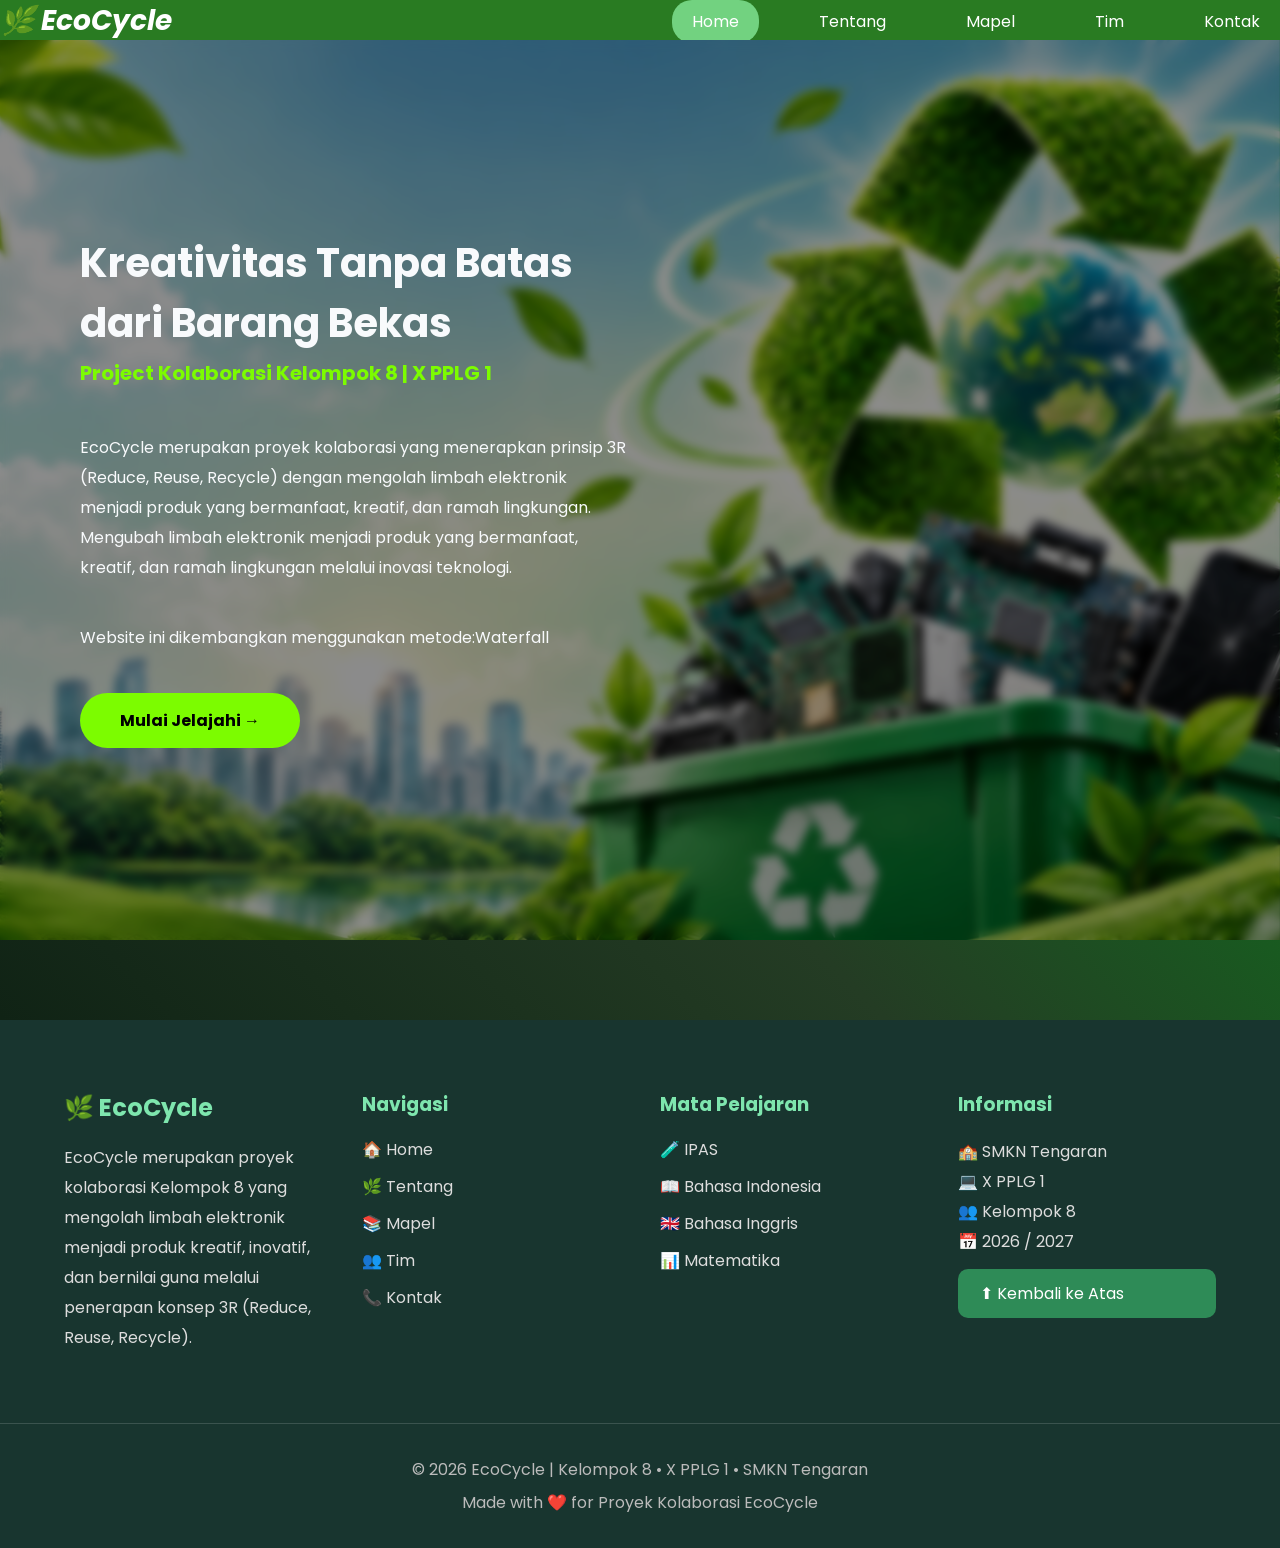
<file: index.html>
<!DOCTYPE html>
<html lang="id">
<head>
    <meta charset="UTF-8">
    <meta name="viewport" content="width=device-width, initial-scale=1.0">
    <title>EcoCycle</title>

    <link rel="stylesheet" href="style.css">

    <link href="https://fonts.googleapis.com/css2?family=Poppins:wght@300;400;600;700&display=swap" rel="stylesheet">
</head>
<body>

<header>
    <nav>
        <div class="logo">
            🌿 EcoCycle
        </div>

        <ul>
            <li><a href="index.html" class="active">Home</a></li>
            <li><a href="tentang.html">Tentang</a></li>
            <li><a href="mapel.html">Mapel</a></li>
            <li><a href="tim.html">Tim</a></li>
            <li><a href="kontak.html">Kontak</a></li>
        </ul>
    </nav>
</header>

<section class="hero">

    <div class="hero-text">

        <h1>
            Kreativitas Tanpa Batas <br>dari Barang Bekas
        </h1>

        <h3 class="Kelompok">Project Kolaborasi Kelompok 8 | X PPLG 1</h3>
        <br>

        <p>
            EcoCycle merupakan proyek kolaborasi yang menerapkan prinsip 3R (Reduce, Reuse, Recycle) dengan mengolah limbah elektronik menjadi produk yang bermanfaat, kreatif, dan ramah lingkungan.
        <br>    
            Mengubah limbah elektronik menjadi produk yang bermanfaat,
            kreatif, dan ramah lingkungan melalui inovasi teknologi.
        </p>

        <p>
            Website ini dikembangkan menggunakan metode:Waterfall
        </p>

        <a href="tentang.html" class="btn">
            Mulai Jelajahi →
        </a>

    </div>

</section>
<footer class="footer">

    <div class="footer-container">

        <div class="footer-box">
            <h2>🌿 EcoCycle</h2>
            <p>
                EcoCycle merupakan proyek kolaborasi Kelompok 8
                yang mengolah limbah elektronik menjadi produk
                kreatif, inovatif, dan bernilai guna melalui
                penerapan konsep 3R (Reduce, Reuse, Recycle).
            </p>
        </div>

        <div class="footer-box">
            <h3>Navigasi</h3>

            <a href="index.html">🏠 Home</a>
            <a href="tentang.html">🌿 Tentang</a>
            <a href="mapel.html">📚 Mapel</a>
            <a href="tim.html">👥 Tim</a>
            <a href="kontak.html">📞 Kontak</a>
        </div>

        <div class="footer-box">
            <h3>Mata Pelajaran</h3>

            <a href="ipas.html">🧪 IPAS</a>
            <a href="..//Project_Kolaborasi/Bahasa Indonesia/b.indonesia.html">📖 Bahasa Indonesia</a>
            <a href="..//Project_Kolaborasi/Bahasa Inggris/b.inggris.html">🇬🇧 Bahasa Inggris</a>
            <a href="..//Project_Kolaborasi/Matematika/mtk.html">📊 Matematika</a>
        </div>

        <div class="footer-box">
            <h3>Informasi</h3>

            <p>🏫 SMKN Tengaran</p>
            <p>💻 X PPLG 1</p>
            <p>👥 Kelompok 8</p>
            <p>📅 2026 / 2027</p>

            <a href="#top" class="top-btn">⬆ Kembali ke Atas</a>

        </div>

    </div>

    <div class="footer-bottom">

        <p>
            © 2026 EcoCycle | Kelompok 8 • X PPLG 1 • SMKN Tengaran
        </p>

        <p>
            Made with ❤️ for Proyek Kolaborasi EcoCycle
        </p>

    </div>

</footer>
</body>
</html>
</file>
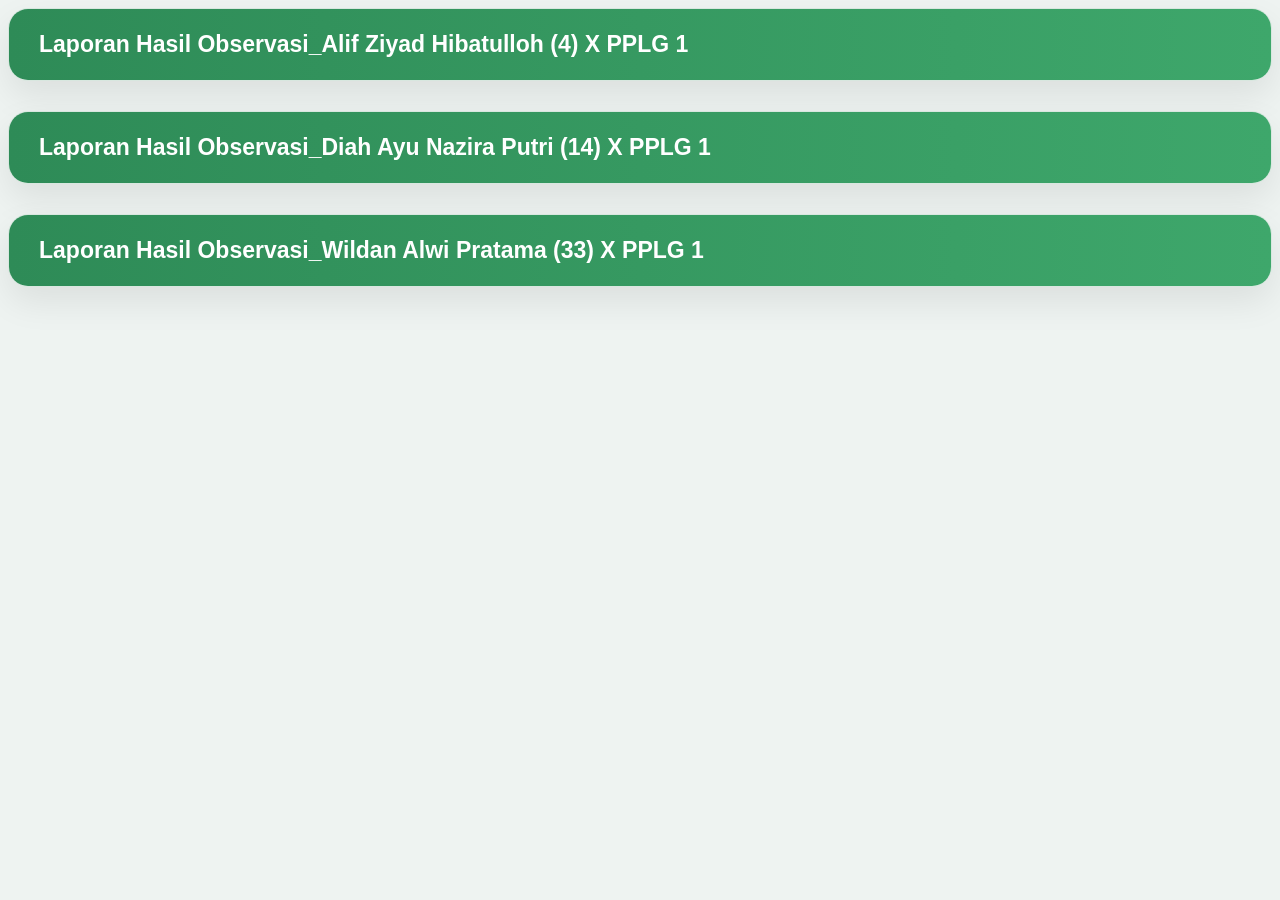
<file: b.indonesia.html>
<!DOCTYPE html>
<html lang="en">
<head>
    <meta charset="UTF-8">
    <meta name="viewport" content="width=device-width, initial-scale=1.0">
    <title>Document</title>
    <link rel="stylesheet" href="b.indonesia.css">
</head>
<body>
    <details>
        <summary>Laporan Hasil Observasi_Alif Ziyad Hibatulloh (4) X PPLG 1</summary>
        
<h2>Speaker Bluetooth dari Komponen Elektronik Bekas</h2>
<p>Speaker Bluetooth dari komponen elektronik bekas merupakan produk hasil daur ulang limbah elektronik (e-waste) yang memanfaatkan berbagai komponen bekas, seperti motherboard, PCB (Printed Circuit Board), speaker bekas, kabel, serta modul Bluetooth yang masih layak digunakan. Produk ini dibuat sebagai upaya mengurangi penumpukan limbah elektronik sekaligus menghasilkan barang yang memiliki nilai guna dan nilai ekonomi.
Proyek ini merupakan bagian dari kegiatan kolaborasi mata pelajaran IPAS yang mengangkat tema pengolahan limbah elektronik dengan prinsip Reduce, Reuse, dan Recycle (3R). Melalui proyek ini, peserta didik diharapkan mampu mengembangkan kreativitas, kepedulian terhadap lingkungan, serta keterampilan dalam memanfaatkan barang bekas menjadi produk yang bermanfaat.
</p>

<p>Speaker Bluetooth ini berbentuk kubus dengan bagian luar menggunakan potongan PCB atau motherboard bekas sebagai pelapis sehingga memiliki tampilan yang unik dan bernuansa teknologi. Pada bagian depan terdapat speaker sebagai keluaran suara. Di bagian dalam terdapat modul Bluetooth, amplifier mini, baterai isi ulang, sakelar, serta rangkaian kabel yang menghubungkan seluruh komponen.
Cara kerja speaker ini cukup sederhana. Ketika dinyalakan, modul Bluetooth akan menerima sinyal audio dari telepon genggam atau perangkat lain. Selanjutnya sinyal diproses oleh amplifier untuk memperkuat suara, kemudian diteruskan ke speaker sehingga menghasilkan suara yang jernih.
Dalam proses pembuatannya digunakan beberapa alat, seperti solder, timah solder, lem tembak, obeng, tang potong, dan gunting. Bahan yang digunakan meliputi speaker bekas, PCB atau motherboard bekas, modul Bluetooth, amplifier mini, baterai, kabel, sakelar, dan kotak rangka sebagai tempat pemasangan seluruh komponen.
Produk ini memiliki desain yang menarik karena memanfaatkan limbah elektronik sebagai bagian utama tampilan luar. Selain berfungsi sebagai alat pemutar musik, speaker ini juga menunjukkan bahwa limbah elektronik masih dapat dimanfaatkan menjadi produk yang bernilai.
</p>

<p>Speaker Bluetooth dari komponen elektronik bekas memiliki berbagai manfaat. Dari segi lingkungan, produk ini membantu mengurangi jumlah limbah elektronik yang sulit terurai. Dari segi pendidikan, proyek ini melatih kreativitas, kemampuan berpikir kritis, kerja sama, serta keterampilan merancang dan merakit produk berbasis teknologi.
Selain itu, produk ini memiliki nilai ekonomi karena dapat dijual kembali sebagai barang hasil daur ulang. Dengan demikian, limbah elektronik tidak hanya menjadi sampah, tetapi juga dapat diubah menjadi produk yang berguna dan memiliki nilai jual.
</p>

<p>
Berdasarkan hasil observasi, Speaker Bluetooth dari komponen elektronik bekas merupakan salah satu contoh pemanfaatan limbah elektronik yang kreatif, inovatif, dan ramah lingkungan. Produk ini membuktikan bahwa barang bekas masih dapat diolah menjadi alat yang fungsional, menarik, serta bernilai ekonomi. Melalui proyek kolaborasi IPAS ini, diharapkan peserta didik semakin peduli terhadap lingkungan dan mampu menerapkan prinsip 3R dalam kehidupan sehari-hari.
</p>

        </details>
        <details>
        <summary>Laporan Hasil Observasi_Diah Ayu Nazira Putri (14) X PPLG 1</summary>
        
<h2>Speaker Bluetooth dari Komponen Elektronik Bekas</h2>
<p>Speaker Bluetooth sederhana merupakan salah satu perangkat elektronik yang berfungsi untuk menghasilkan suara dari perangkat lain, seperti telepon genggam, laptop, dan tablet melalui sambungan Bluetooth. Alat ini dapat digunakan tanpa harus menghubungkan perangkat menggunakan kabel audio. Speaker Bluetooth yang dibuat dalam proyek IPAS ini memanfaatkan komponen elektronik bekas yang masih layak digunakan, seperti speaker kecil, kabel, baterai, dan komponen pendukung lainnya.
Pembuatan speaker Bluetooth dari komponen elektronik bekas merupakan salah satu bentuk kegiatan daur ulang yang bertujuan untuk mengurangi limbah elektronik. Komponen yang sebelumnya sudah tidak digunakan dapat dimanfaatkan kembali menjadi produk baru yang memiliki fungsi dan nilai guna. Selain membantu menjaga lingkungan, kegiatan ini juga memberikan kesempatan untuk mempelajari teknologi sederhana serta mengembangkan kreativitas dalam bidang elektronik.</p>

<p>Speaker Bluetooth sederhana terdiri dari beberapa komponen elektronik yang memiliki fungsi berbeda, tetapi saling berhubungan. Komponen yang digunakan antara lain speaker, modul Bluetooth, amplifier, baterai, kabel penghubung, sakelar, dan casing.
Speaker berfungsi mengubah sinyal listrik menjadi suara. Modul Bluetooth digunakan untuk menerima sinyal audio dari HP atau laptop, sedangkan amplifier berfungsi memperkuat suara. Baterai menjadi sumber energi listrik, kabel penghubung menyambungkan setiap komponen, dan sakelar digunakan untuk menghidupkan serta mematikan alat. Sementara itu, casing berfungsi melindungi komponen agar lebih aman dan rapi.
Cara kerja speaker dimulai ketika alat dinyalakan menggunakan sumber energi listrik. Modul Bluetooth kemudian menerima sinyal audio dari HP yang telah terhubung. Sinyal tersebut diteruskan ke amplifier untuk diperkuat, kemudian dikirimkan ke speaker sehingga menghasilkan suara.</p>

<p>Speaker Bluetooth dari komponen elektronik bekas memiliki berbagai manfaat dalam kehidupan sehari-hari. Alat ini dapat digunakan untuk mendengarkan musik, memutar audio pembelajaran, menonton video, dan mendengarkan berbagai informasi. Teknologi Bluetooth juga membuat speaker lebih praktis karena dapat terhubung dengan HP tanpa kabel audio.
Selain itu, pembuatan produk ini dapat membantu mengurangi limbah elektronik dengan memanfaatkan kembali komponen yang masih berfungsi. Kegiatan ini juga menambah pengetahuan tentang teknologi dan rangkaian elektronik serta melatih kreativitas, ketelitian, dan keterampilan dalam membuat produk. Penggunaan komponen bekas juga dapat menghemat biaya pembuatan.</p>

<p>Berdasarkan hasil observasi, speaker Bluetooth sederhana dari komponen elektronik bekas merupakan salah satu contoh pemanfaatan limbah menjadi produk yang bermanfaat. Produk ini dibuat dengan menggabungkan beberapa komponen elektronik yang memiliki fungsi masing-masing sehingga dapat bekerja sebagai sebuah perangkat penghasil suara. Selain dapat digunakan untuk mendengarkan berbagai audio, speaker ini juga memberikan manfaat dalam bidang pendidikan, lingkungan, dan ekonomi.
Melalui kegiatan pembuatan speaker Bluetooth ini, dapat diketahui bahwa barang bekas tidak selalu menjadi sampah yang harus dibuang. Dengan kreativitas, pengetahuan, dan keterampilan, komponen elektronik yang sudah tidak digunakan masih dapat dimanfaatkan menjadi barang baru. Oleh karena itu, kegiatan daur ulang perlu diterapkan dalam kehidupan sehari-hari sebagai salah satu upaya mengurangi limbah elektronik, menghemat sumber daya, dan menjaga kelestarian lingkungan.</p>

        
    </details>
    <details>
        <summary>Laporan Hasil Observasi_Wildan Alwi Pratama (33) X PPLG 1</summary>
        
<h2>Speaker Bluetooth dari Komponen Elektronik Bekas</h2>

<p>Speaker Bluetooth dari komponen elektronik bekas merupakan inovasi kreatif yang mengubah limbah elektronik menjadi produk teknologi yang bermanfaat. Produk ini memanfaatkan berbagai komponen bekas yang masih layak digunakan, seperti motherboard, PCB (Printed Circuit Board), speaker, kabel, dan modul Bluetooth.
Pembuatan produk ini bertujuan untuk mengurangi penumpukan limbah elektronik sekaligus meningkatkan nilai guna barang bekas. Kegiatan ini juga menerapkan prinsip 3R (Reduce, Reuse, Recycle) sebagai bentuk kepedulian terhadap lingkungan melalui kreativitas dan pemanfaatan teknologi.</p>

<p>Speaker Bluetooth ini memiliki bentuk kubus dengan tampilan unik karena bagian luarnya dihiasi potongan PCB atau motherboard bekas yang memberikan kesan modern dan bernuansa teknologi. Pada bagian depan terdapat speaker sebagai penghasil suara, sedangkan bagian dalam dilengkapi modul Bluetooth, amplifier mini, baterai, sakelar, dan kabel penghubung.
Cara kerjanya dimulai ketika perangkat dinyalakan dan dihubungkan dengan telepon genggam melalui Bluetooth. Sinyal audio yang diterima kemudian diperkuat oleh amplifier dan diteruskan ke speaker untuk menghasilkan suara.
Dalam pembuatannya diperlukan alat berupa solder, timah, lem tembak, obeng, tang potong, dan gunting. Bahan yang digunakan meliputi speaker bekas, PCB, motherboard, modul Bluetooth, amplifier, baterai, kabel, sakelar, serta kotak rangka.
Keistimewaan produk ini terletak pada perpaduan fungsi teknologi dengan desain kreatif berbahan limbah elektronik sehingga menghasilkan perangkat yang menarik sekaligus fungsional.</p>

<p>Speaker Bluetooth ini memberikan manfaat dalam bidang lingkungan, pendidikan, dan ekonomi. Dari segi lingkungan, produk ini membantu mengurangi limbah elektronik dengan memanfaatkan kembali komponen yang masih dapat digunakan.
Dari segi pendidikan, proses pembuatannya melatih kreativitas, kerja sama, ketelitian, serta keterampilan dalam merancang dan merakit perangkat elektronik. Sementara itu, dari segi ekonomi, produk ini memiliki peluang untuk dipasarkan sebagai barang daur ulang yang unik dan bernilai jual.</p>

<p>Berdasarkan hasil observasi, speaker Bluetooth dari komponen elektronik bekas merupakan contoh inovasi yang menggabungkan kreativitas, teknologi, dan kepedulian terhadap lingkungan. Produk ini membuktikan bahwa barang bekas tidak selalu menjadi sampah, tetapi dapat diolah menjadi sesuatu yang berguna dan bernilai ekonomi.
Melalui proyek ini, peserta didik diharapkan mampu mengembangkan kreativitas serta menerapkan prinsip 3R dalam kehidupan sehari-hari. Dengan kreativitas tanpa batas, limbah elektronik dapat disulap menjadi karya yang bermanfaat dan bernilai.</p>

        
    </details>
</body>
</html>
</file>
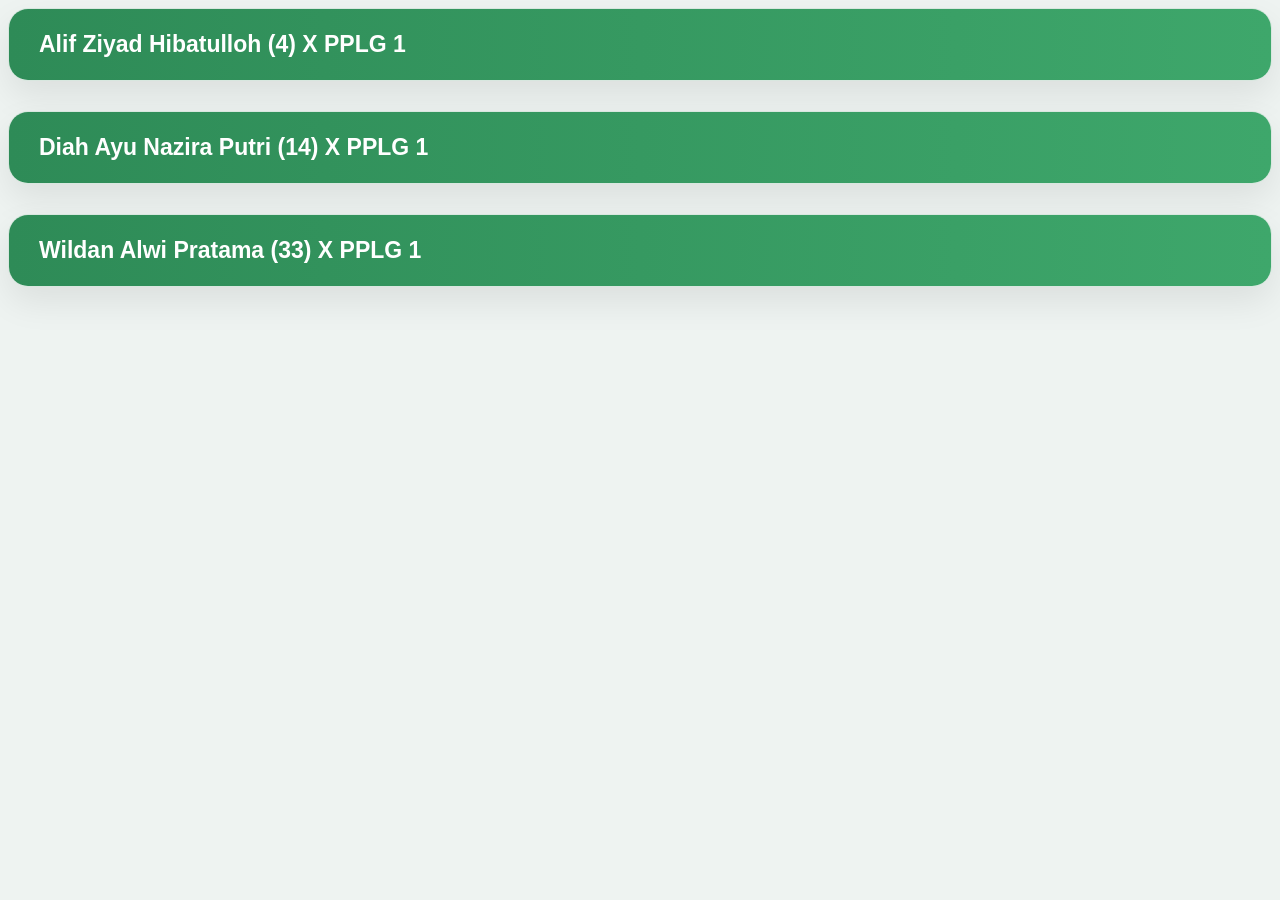
<file: b.inggris.html>
<!DOCTYPE html>
<html lang="en">
<head>
    <meta charset="UTF-8">
    <meta name="viewport" content="width=device-width, initial-scale=1.0">
    <title>Document</title>
    <link rel="stylesheet" href="b.inggris.css">
</head>
<body>
    <details>
        <summary>Alif Ziyad Hibatulloh (4) X PPLG 1</summary>
        <h2>How Recycled Electronic Components Are Transformed into a Mini Bluetooth Speaker</h2>
<p>
Electronic waste is one of the environmental problems caused by the rapid development of technology. Many damaged electronic devices, such as computer motherboards, old cables, and plastic casings, are often thrown away. However, some of these components can still be reused. One creative way to reduce electronic waste is by transforming recycled electronic components into a mini Bluetooth speaker. This transformation shows that electronic waste can become a useful and valuable product.
</p>
<p>
The transformation begins when usable electronic components are collected from unused electronic devices. The components are cleaned and sorted based on their functions. A Bluetooth speaker module, speaker driver, battery, switch, and charging module are then assembled with recycled materials such as an old casing or decorative electronic parts. During this process, the components are connected carefully until they function as a complete speaker.
</p>
<p>
After all the components are assembled, the speaker is tested to ensure it works properly. The recycled electronic parts are arranged neatly to create an attractive appearance. Once the assembly is complete, the product becomes a mini Bluetooth speaker that can play music wirelessly through Bluetooth connection. The combination of reused materials and electronic components creates a functional and unique product.
</p>
<p>
As a result, recycled electronic components are transformed into a mini Bluetooth speaker that has both functional and economic value. The product can be used for listening to music while reducing the amount of electronic waste. This project also encourages people to recycle unused electronic materials into useful products. Therefore, reusing electronic waste is one way to support a cleaner and more sustainable environment
</p>
    </details>
    <details>
        <summary>Diah Ayu Nazira Putri (14) X PPLG 1</summary>
        <p>
        <h2>How Used Electronic Components Are Transformed into a Bluetooth Speaker</h2>
<p>
Electronic waste is one of the environmental problems caused by the development of technology. Many electronic components are no longer used and are thrown away. However, some of these components can still be reused to create useful products. One example is transforming used electronic components into a simple Bluetooth speaker. This product is a creative way to reduce electronic waste.
</p>

<p>
The process begins by collecting unused electronic components, such as speakers, wires, and other supporting parts. The components are then checked and cleaned before being used. After that, the necessary components are connected carefully according to their functions. A Bluetooth module is also used to receive audio signals from a smartphone.
</p>

<p>
After all the components are prepared, they are arranged and installed inside a speaker case. The speaker, Bluetooth module, and other supporting components are connected to form one complete system. The connections are checked to make sure the components work properly. Once the assembly is finished, the speaker is ready to be tested.
</p>
<p>
As a result, unused electronic components can be transformed into a simple Bluetooth speaker. This product can produce sound and play music from a smartphone through a Bluetooth connection. Besides being useful, this project also reduces electronic waste and encourages creativity in reusing old materials. Therefore, making a Bluetooth speaker from used electronic components is one way to support environmental sustainability.
</p>
    </details>
    <details>
        <summary>Wildan Alwi Pratama (33) X PPLG 1</summary>
        <p>
        <h2>How Used Electronic Components Are Transformed into a Bluetooth Speaker</h2>
<p>
Electronic waste is one of the environmental problems caused by the rapid development of technology. Used electronic components, such as speakers, circuit boards, cables, and Bluetooth modules, are often discarded when they are no longer needed. However, some of these components can still be reused. One creative way to manage this waste is by transforming used electronic components into a Bluetooth speaker. This transformation shows how electronic waste can become a useful product.
<p>

<p>
The transformation begins by collecting used electronic components that are still suitable for reuse. The components are checked and separated according to their functions. The speaker, Bluetooth module, cables, and other supporting components are then prepared for assembly. After that, the components are connected to form a Bluetooth speaker system.
</p>

<p>
The prepared components are arranged and installed inside a speaker casing. The speaker and Bluetooth module are connected to their supporting components to create a functioning audio system. The casing is designed to protect the components and make the product look neat and attractive. After the assembly process is completed, the speaker is tested to ensure that Bluetooth connectivity and sound output work properly.
</p>

<p>
As a result, used electronic components are transformed into a Bluetooth speaker that has both functional and economic value. The product can be used to play music wirelessly through a smartphone or other Bluetooth devices. This transformation helps reduce electronic waste and encourages creativity in reusing unused materials. Therefore, recycling electronic components into useful products is one way to support a more sustainable environment.
</p>
    </details>
</body>
</html>
</file>
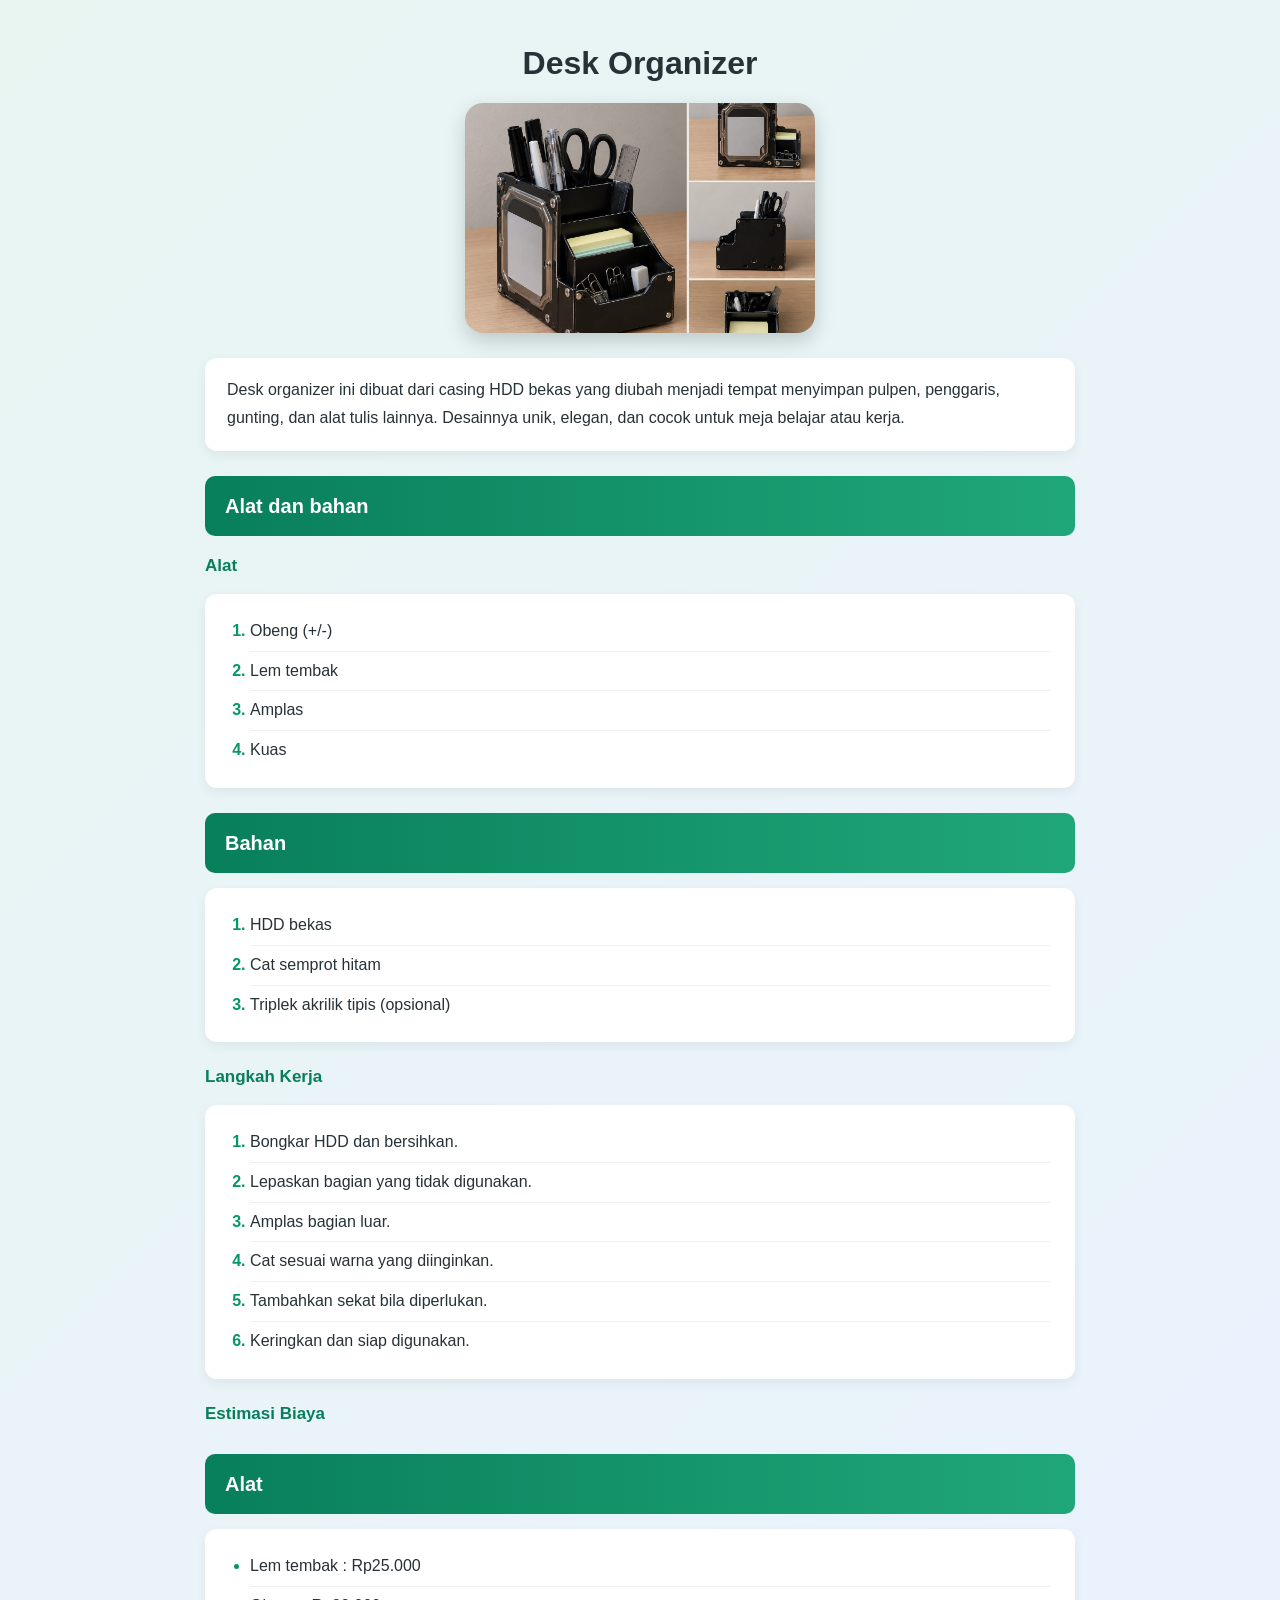
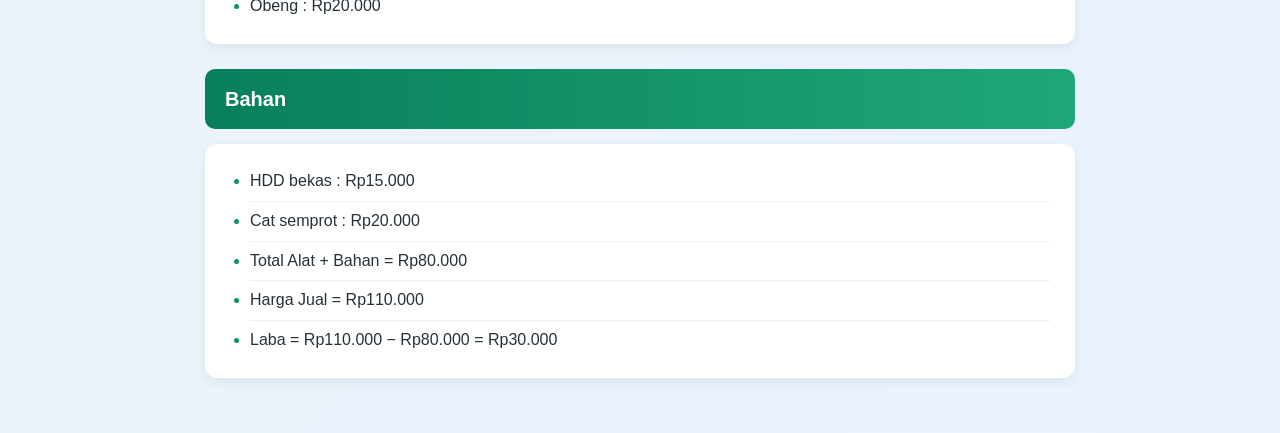
<file: desk organizer.html>
<!DOCTYPE html>
<html lang="en">
<head>
    <meta charset="UTF-8">
    <meta name="viewport" content="width=device-width, initial-scale=1.0">
    <title>Desk Organizer</title>
    <link rel="stylesheet" href="desk organizer.css">
</head>
<body>
    <h1 style="text-align: center;">Desk Organizer</h1>
    <img src="..//images/desk organizer.jpeg" alt="desk organizer" class="penghubung" width="250" height="200">
    <p>Desk organizer ini dibuat dari casing HDD bekas yang diubah menjadi tempat menyimpan      pulpen, penggaris, gunting, dan alat tulis lainnya. Desainnya unik, elegan, dan cocok untuk meja belajar atau kerja.</p>

<h2>Alat dan bahan</h2>
<h3>Alat</h3>
<ol>
<li>Obeng (+/-)</li>
<li>Lem tembak</li>
<li>Amplas</li>
<li>Kuas</li>
</ol>

<h2>Bahan</h2>
<ol>
<li>HDD bekas</li>
<li>Cat semprot hitam</li>
<li>Triplek akrilik tipis (opsional)</li>
</ol>

<h3>Langkah Kerja</h3>
<ol>
<li>Bongkar HDD dan bersihkan.</li>
<li>Lepaskan bagian yang tidak digunakan.</li>
<li>Amplas bagian luar.</li>
<li>Cat sesuai warna yang diinginkan.</li>
<li>Tambahkan sekat bila diperlukan.</li>
<li>Keringkan dan siap digunakan.</li>
</ol>

<h3>Estimasi Biaya</h3>
<h2>Alat</h2>
<ul>
<li>Lem tembak : Rp25.000</li>
<li>Obeng : Rp20.000</li>
</ul>
<h2>Bahan</h2>
<ul>
<li>HDD bekas : Rp15.000</li>
<li>Cat semprot : Rp20.000</li>
<li>Total Alat + Bahan = Rp80.000</li>
<li>Harga Jual = Rp110.000</li>
<li>Laba = Rp110.000 − Rp80.000 = Rp30.000</li>
</ul>

</body>
</html>
</file>
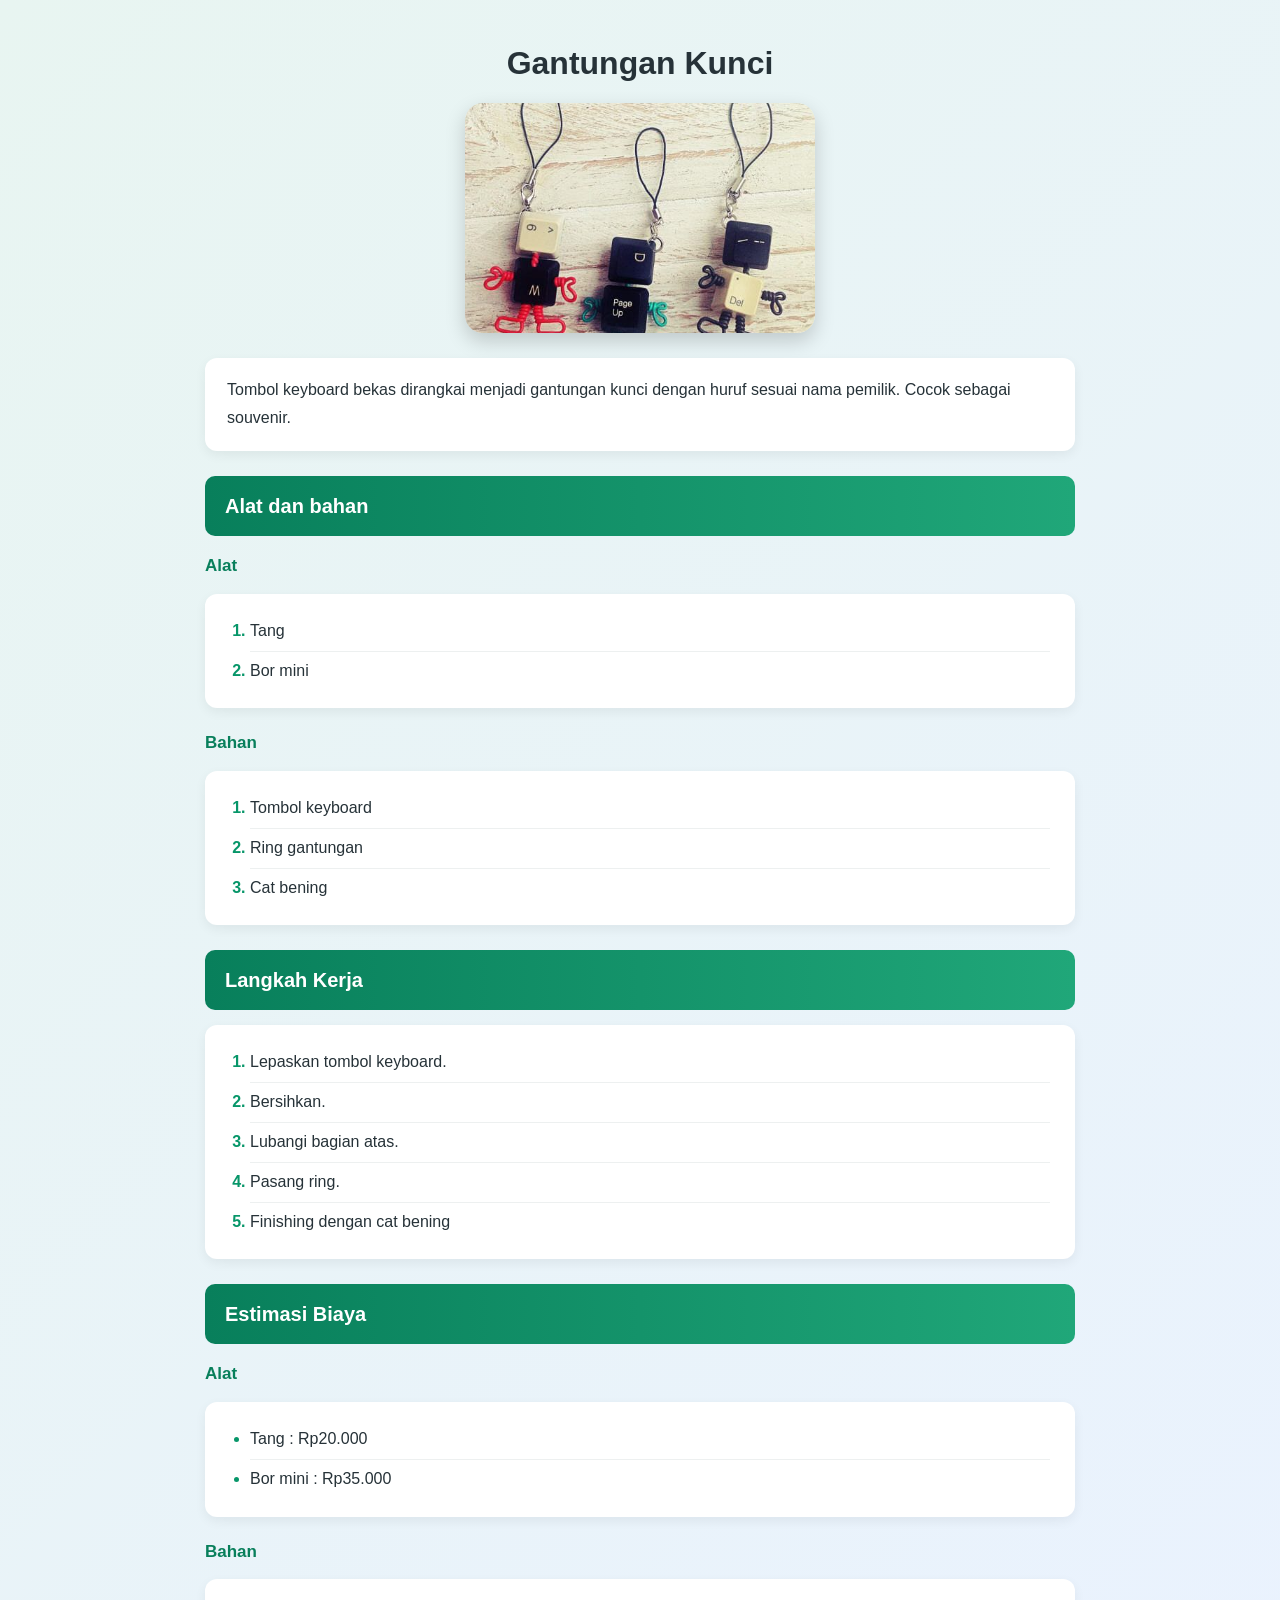
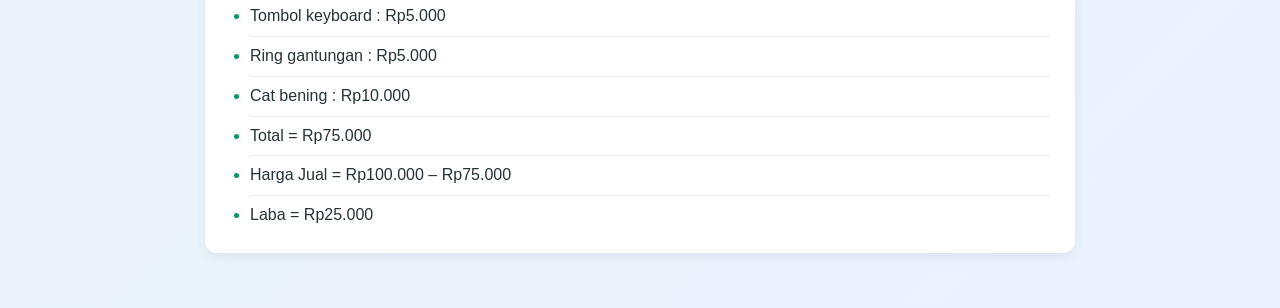
<file: gantungan.html>
<!DOCTYPE html>
<html lang="en">
<head>
    <meta charset="UTF-8">
    <meta name="viewport" content="width=device-width, initial-scale=1.0">
    <title>Gantungan Kunci</title>
    <link rel="stylesheet" href="gantugan kunci.css">
</head>
<body>
<h1 style="text-align: center;">Gantungan Kunci</h1>    
    <img src="..//images/gantungan kunci.jpeg" alt="gantungan kunci" class="penghubung" width="250" height="200">
<p>Tombol keyboard bekas dirangkai menjadi gantungan kunci dengan huruf sesuai nama pemilik. Cocok sebagai souvenir.</p>

<h2>Alat dan bahan</h2>
<h3>Alat</h3>
<ol>
<li>Tang</li>
<li>Bor mini</li>
</ol>
<h3>Bahan</h3>
<ol>
<li>Tombol keyboard</li>
<li>Ring gantungan</li>
<li>Cat bening</li>
</ol>
<h2>Langkah Kerja</h2>
<ol>
<li>Lepaskan tombol keyboard.</li>
<li>Bersihkan.</li>
<li>Lubangi bagian atas.</li>
<li>Pasang ring.</li>
<li>Finishing dengan cat bening</li>
</ol>
<h2>Estimasi Biaya</h2>
<h3>Alat</h3>
<ul>
<li>Tang : Rp20.000</li>
<li>Bor mini : Rp35.000</li>
</ul>
<h3>Bahan</h3>
<ul>
<li>Tombol keyboard : Rp5.000</li>
<li>Ring gantungan : Rp5.000</li>
<li>Cat bening : Rp10.000</li>
<li>Total = Rp75.000</li>
<li>Harga Jual = Rp100.000 – Rp75.000</li>
<li>Laba = Rp25.000</li>
</ul>

</body>
</html>
</file>
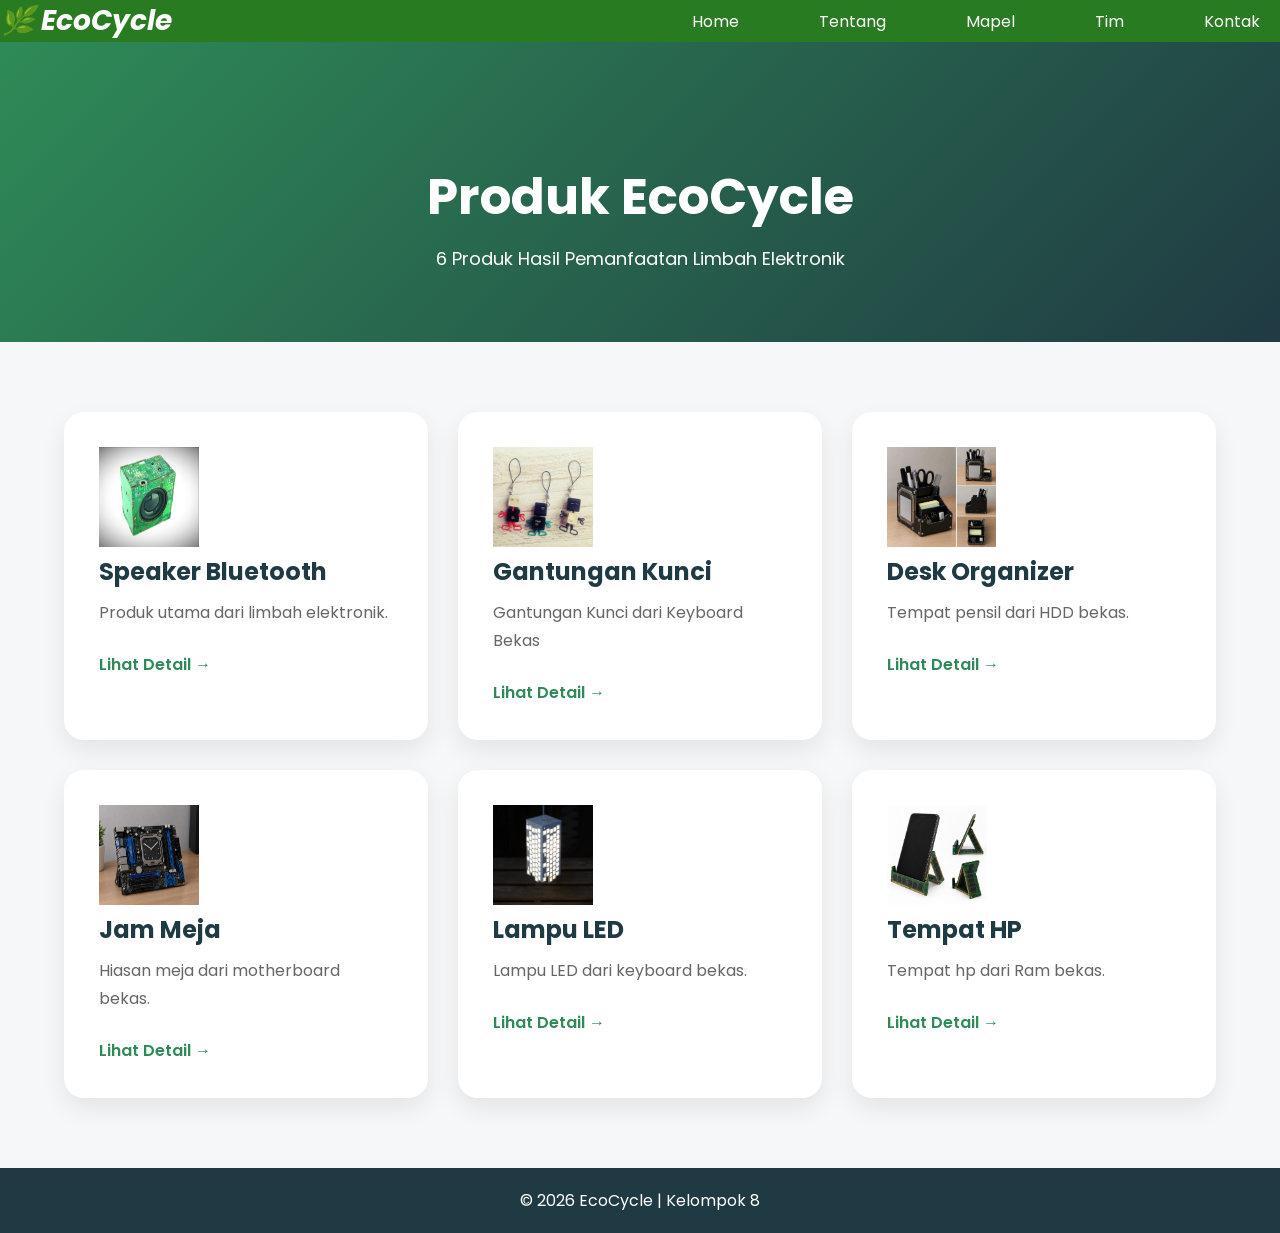
<file: ipas.html>
<!DOCTYPE html>
<html lang="id">
<head>
    <meta charset="UTF-8">
    <meta name="viewport" content="width=device-width, initial-scale=1.0">
    <title>Produk IPAS - EcoCycle</title>

    <link rel="stylesheet" href="style.css">
    <link rel="stylesheet" href="ipas.css">
    <link href="https://fonts.googleapis.com/css2?family=Poppins:wght@300;400;500;600;700&display=swap" rel="stylesheet">
</head>
<body>

<header>
    <nav>
        <div class="logo">🌿 EcoCycle</div>

        <ul>
            <li><a href="index.html">Home</a></li>
            <li><a href="tentang.html">Tentang</a></li>
            <li><a href="mapel.html">Mapel</a></li>
            <li><a href="tim.html">Tim</a></li>
            <li><a href="kontak.html">Kontak</a></li>
        </ul>
    </nav>
</header>

<section class="banner">
    <h1>Produk EcoCycle</h1>
    <p>6 Produk Hasil Pemanfaatan Limbah Elektronik</p>
</section>

<section class="produk">

    <a href="..//Project_Kolaborasi/IPAS/speaker.html" class="card">
        <img src="..//Project_Kolaborasi/images/speaker bekas.jpg" alt="speaker bluetooth" width="100" height="100">
        <h2>Speaker Bluetooth</h2>
        <p>Produk utama dari limbah elektronik.</p>
        <span>Lihat Detail →</span>
    </a>

    <a href="..//Project_Kolaborasi/IPAS/gantungan.html" class="card">
        <img src="..//Project_Kolaborasi/images/gantungan kunci.jpeg" alt="gantungan kunci" width="100" height="100">
        <h2>Gantungan Kunci</h2>
        <p>Gantungan Kunci dari Keyboard Bekas</p>
        <span>Lihat Detail →</span>
    </a>

    <a href="..//Project_Kolaborasi/IPAS/desk organizer.html" class="card">
        <img src="..//Project_Kolaborasi/images/desk organizer.jpeg" alt="desk organizer" wodth="100" height="100">
        <h2>Desk Organizer</h2>
        <p>Tempat pensil dari HDD bekas.</p>
        <span>Lihat Detail →</span>
    </a>

    <a href="..//Project_Kolaborasi/IPAS/jam meja.html" class="card">
        <img src="..//Project_Kolaborasi/images/JAM MEJA.jpeg" alt="jam meja" width="100" height="100">
        <h2>Jam Meja</h2>
        <p>Hiasan meja dari motherboard bekas.</p>
        <span>Lihat Detail →</span>
    </a>

    <a href="..//Project_Kolaborasi/IPAS/lampu led.html" class="card">
        <img src="..//Project_Kolaborasi/images/Lampu Led.jpeg" alt="lampu led" width="100" height="100">
        <h2>Lampu LED</h2>
        <p>Lampu LED dari keyboard bekas.</p>
        <span>Lihat Detail →</span>
    </a>

    <a href="..//Project_Kolaborasi/IPAS/tempat hp.html" class="card">
        <img src="..//Project_Kolaborasi/images/tempat hp.jpeg" alt="tempat hp" width="100" height="100">
        <h2>Tempat HP</h2>
        <p>Tempat hp dari Ram bekas.</p>
        <span>Lihat Detail →</span>
    </a>

</section>

<footer>
    <p>© 2026 EcoCycle | Kelompok 8</p>
</footer>

</body>
</html>
</file>
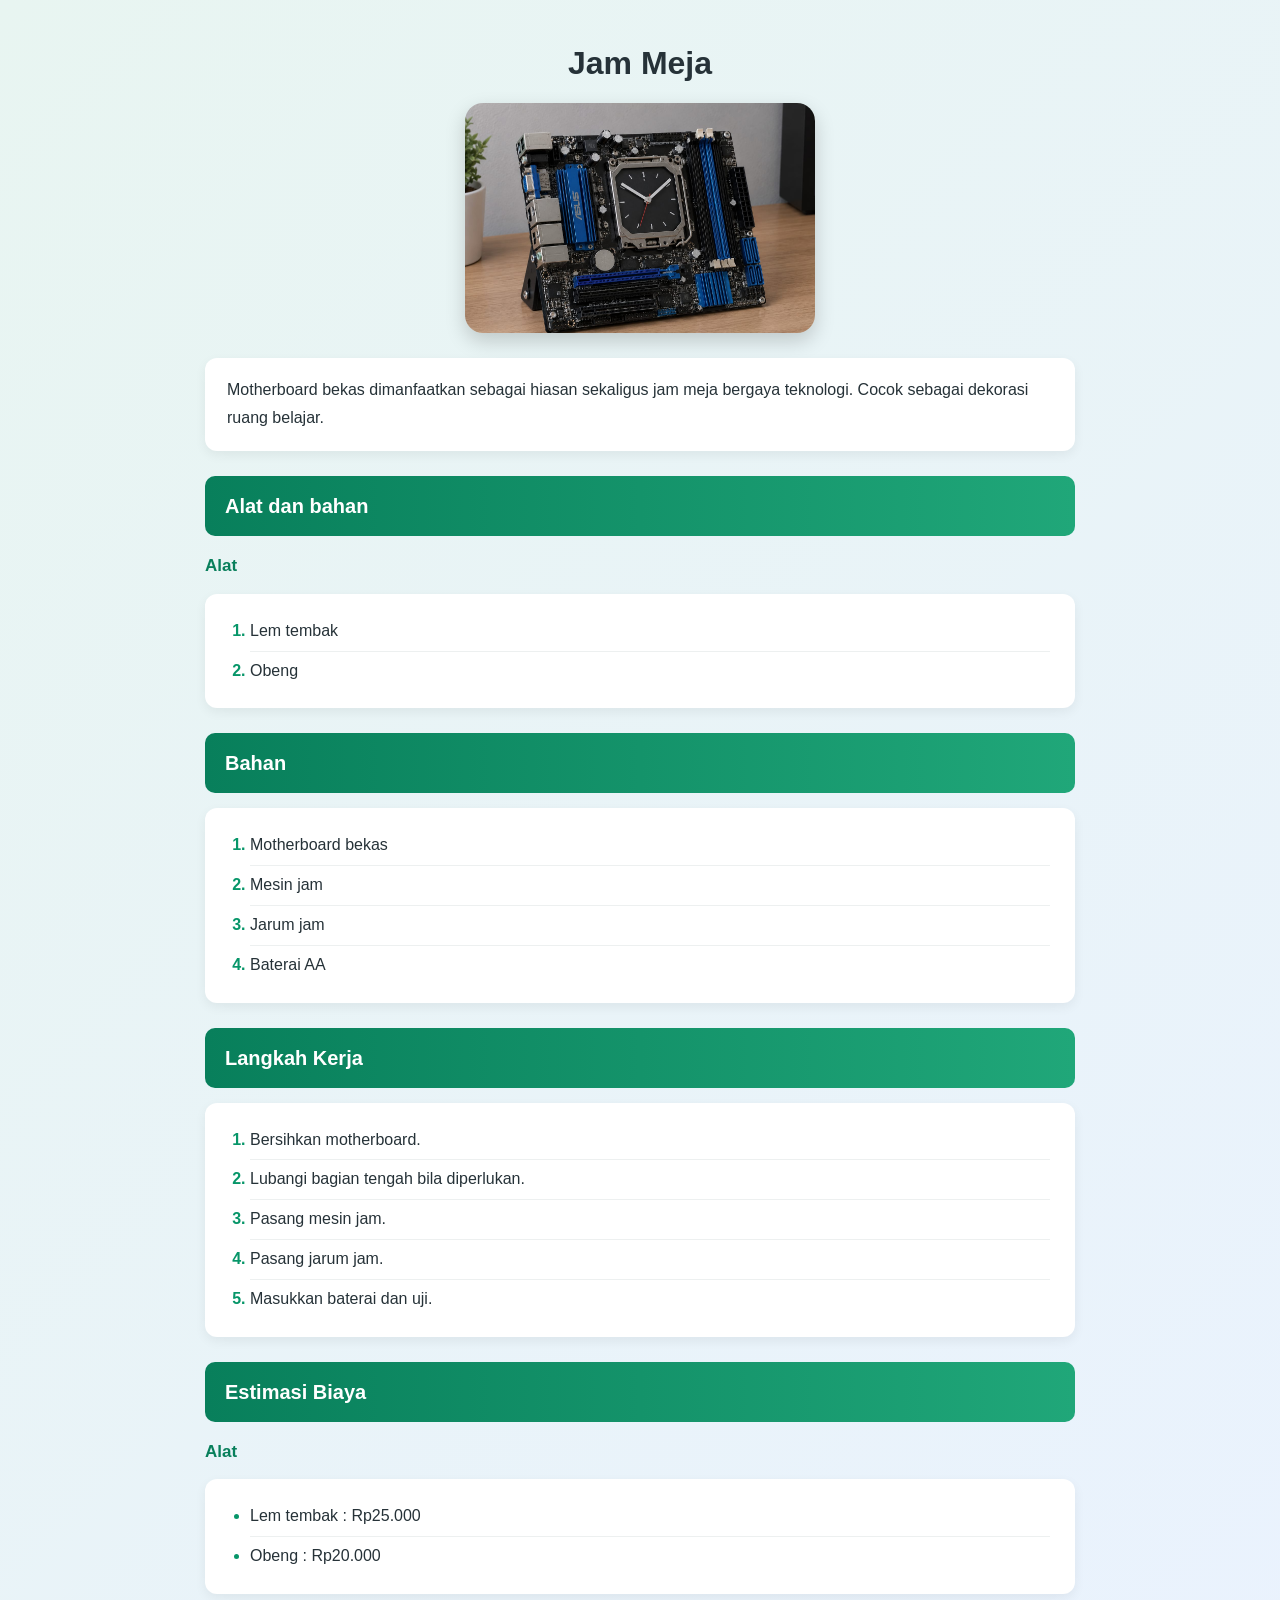
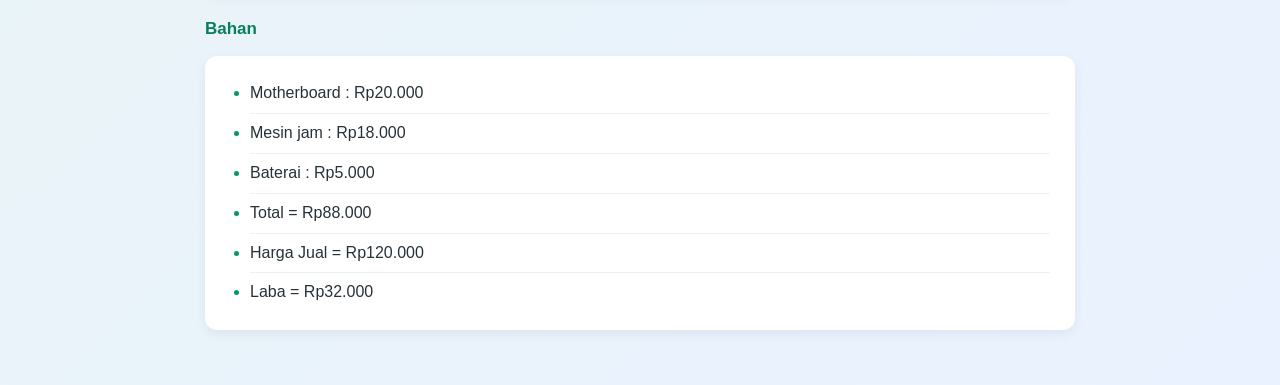
<file: jam meja.html>
<!DOCTYPE html>
<html lang="en">
<head>
    <meta charset="UTF-8">
    <meta name="viewport" content="width=device-width, initial-scale=1.0">
    <title>Jam Meja</title>
    <link rel="stylesheet" href="jam meja.css">
</head>
<body>
    <h1 style="text-align:center;">Jam Meja</h1>
    <img src="..//images/JAM MEJA.jpeg" alt="jam meja" class="penghubung" width="250" height="200">
    <p>Motherboard bekas dimanfaatkan sebagai hiasan sekaligus jam meja bergaya teknologi. Cocok sebagai dekorasi ruang belajar.</p>

<h2>Alat dan bahan</h2>
<h3>Alat</h3>
<ol>
<li>Lem tembak</li>
<li>Obeng</li>
</ol>
<h2>Bahan</h2>
<ol>
<li>Motherboard bekas</li>
<li>Mesin jam</li>
<li>Jarum jam</li>
<li>Baterai AA</li>
</ol>

<h2>Langkah Kerja</h2>
<ol>
<li>Bersihkan motherboard.</li>
<li>Lubangi bagian tengah bila diperlukan.</li>
<li>Pasang mesin jam.</li>
<li>Pasang jarum jam.</li>
<li>Masukkan baterai dan uji.</li>
</ol>

<h2>Estimasi Biaya</h2>
<h3>Alat</h3>
<ul>
<li>Lem tembak : Rp25.000</li>
<li>Obeng : Rp20.000</li>
</ul>
<h3>Bahan</h3>
<ul>
<li>Motherboard : Rp20.000</li>
<li>Mesin jam : Rp18.000</li>
<li>Baterai : Rp5.000</li>
<li>Total = Rp88.000</li>
<li>Harga Jual = Rp120.000</li>
<li>Laba = Rp32.000</li>
</ul>


</body>
</html>
</file>
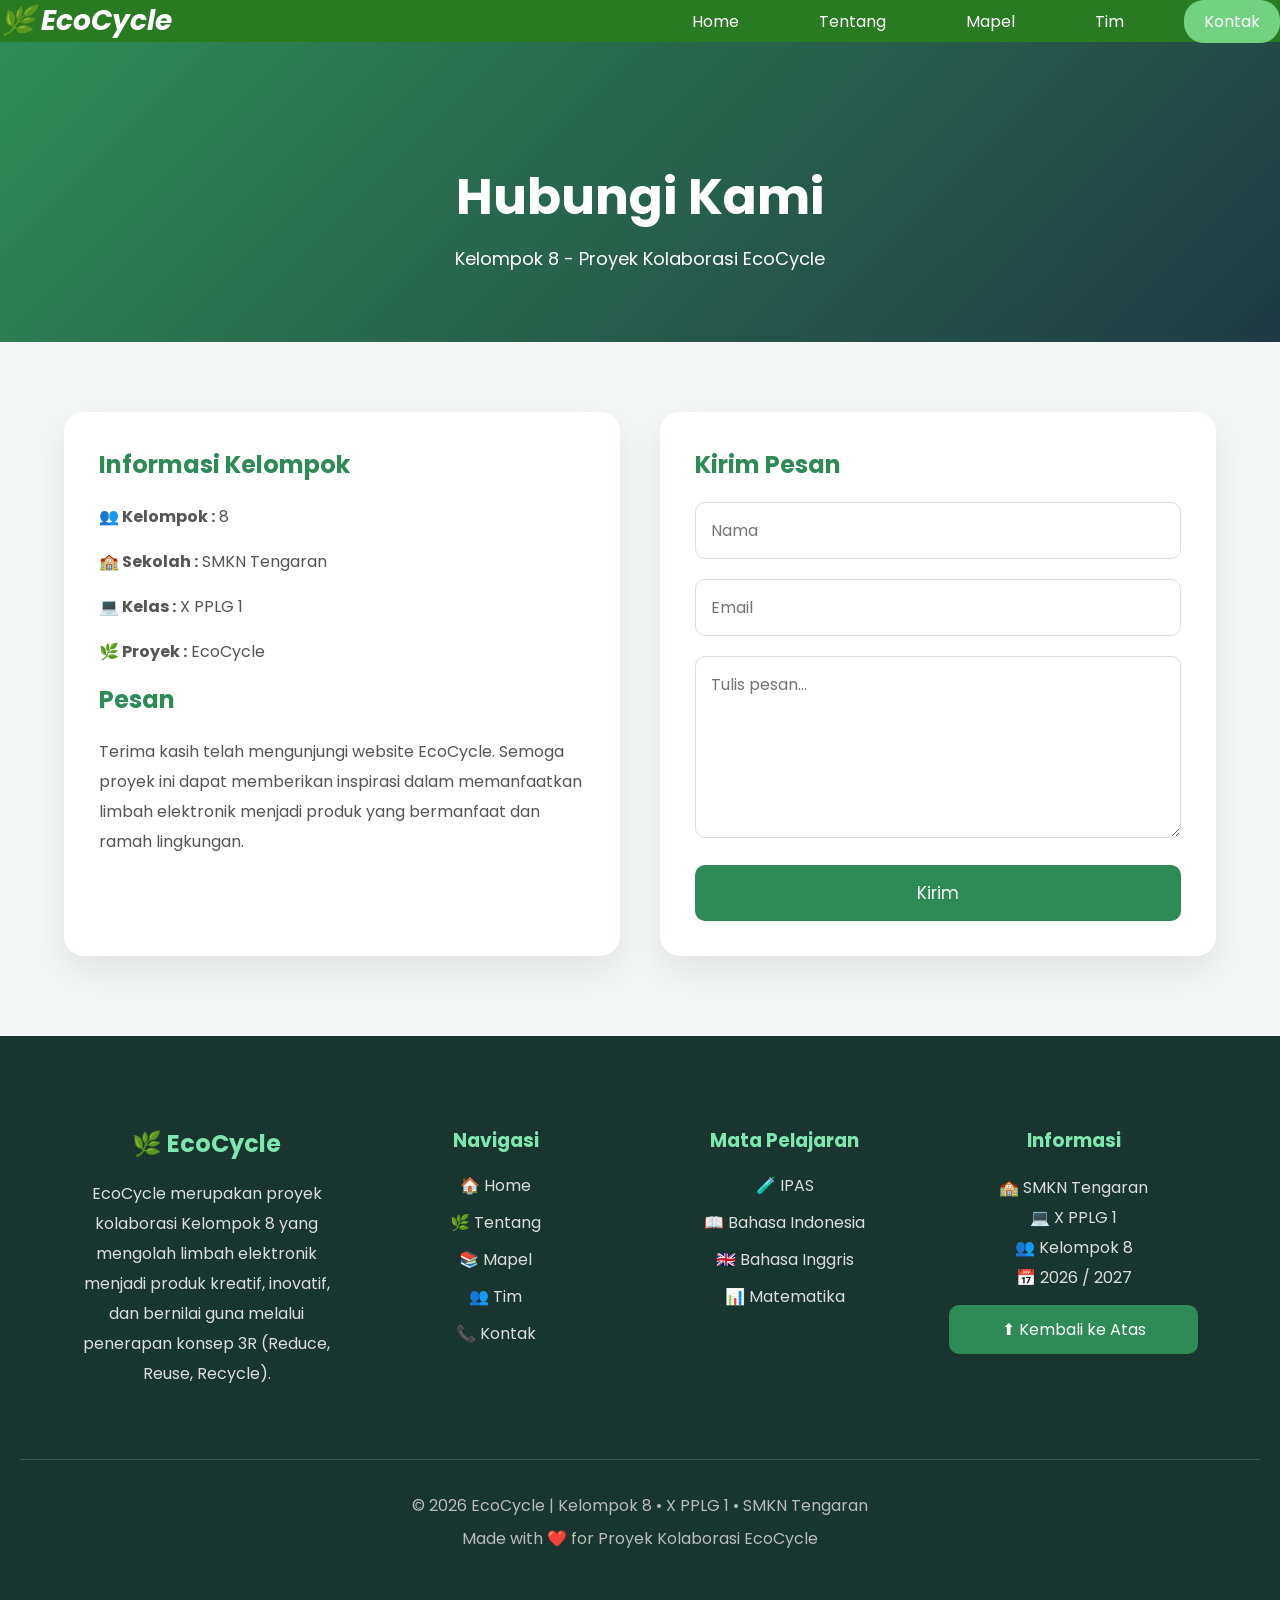
<file: kontak.html>
<!DOCTYPE html>
<html lang="id">
<head>
    <meta charset="UTF-8">
    <meta name="viewport" content="width=device-width, initial-scale=1.0">
    <title>Kontak - EcoCycle</title>

    <link rel="stylesheet" href="style.css">
    <link rel="stylesheet" href="kontak.css">

    <link href="https://fonts.googleapis.com/css2?family=Poppins:wght@300;400;500;600;700&display=swap" rel="stylesheet">
</head>
<body>

<header>
    <nav>
        <div class="logo">🌿 EcoCycle</div>

        <ul>
            <li><a href="index.html">Home</a></li>
            <li><a href="tentang.html">Tentang</a></li>
            <li><a href="mapel.html">Mapel</a></li>
            <li><a href="tim.html">Tim</a></li>
            <li><a href="kontak.html" class="active">Kontak</a></li>
        </ul>
    </nav>
</header>

<section class="banner">
    <h1>Hubungi Kami</h1>
    <p>Kelompok 8 - Proyek Kolaborasi EcoCycle</p>
</section>

<section class="kontak">

    <div class="info">

        <h2>Informasi Kelompok</h2>

        <p><strong>👥 Kelompok :</strong> 8</p>
        <p><strong>🏫 Sekolah :</strong> SMKN Tengaran</p>
        <p><strong>💻 Kelas :</strong> X PPLG 1</p>
        <p><strong>🌿 Proyek :</strong> EcoCycle</p>

        <h2>Pesan</h2>

        <p>
            Terima kasih telah mengunjungi website EcoCycle.
            Semoga proyek ini dapat memberikan inspirasi dalam
            memanfaatkan limbah elektronik menjadi produk yang
            bermanfaat dan ramah lingkungan.
        </p>

    </div>

    <div class="form">

        <h2>Kirim Pesan</h2>

        <form>

            <input type="text" placeholder="Nama">

            <input type="email" placeholder="Email">

            <textarea rows="6" placeholder="Tulis pesan..."></textarea>

            <button type="submit">Kirim</button>

        </form>

    </div>

</section>

<footer class="footer">

    <div class="footer-container">

        <div class="footer-box">
            <h2>🌿 EcoCycle</h2>
            <p>
                EcoCycle merupakan proyek kolaborasi Kelompok 8
                yang mengolah limbah elektronik menjadi produk
                kreatif, inovatif, dan bernilai guna melalui
                penerapan konsep 3R (Reduce, Reuse, Recycle).
            </p>
        </div>

        <div class="footer-box">
            <h3>Navigasi</h3>

            <a href="index.html">🏠 Home</a>
            <a href="tentang.html">🌿 Tentang</a>
            <a href="mapel.html">📚 Mapel</a>
            <a href="tim.html">👥 Tim</a>
            <a href="kontak.html">📞 Kontak</a>
        </div>

        <div class="footer-box">
            <h3>Mata Pelajaran</h3>

            <a href="ipas.html">🧪 IPAS</a>
            <a href="..//Project_Kolaborasi/Bahasa Indonesia/b.indonesia.html">📖 Bahasa Indonesia</a>
            <a href="..//Project_Kolaborasi/Bahasa Inggris/b.inggris.html">🇬🇧 Bahasa Inggris</a>
            <a href="..//Project_Kolaborasi/Matematika/mtk.html">📊 Matematika</a>
           
        </div>

        <div class="footer-box">
            <h3>Informasi</h3>

            <p>🏫 SMKN Tengaran</p>
            <p>💻 X PPLG 1</p>
            <p>👥 Kelompok 8</p>
            <p>📅 2026 / 2027</p>

            <a href="#top" class="top-btn">⬆ Kembali ke Atas</a>

        </div>

    </div>

    <div class="footer-bottom">

        <p>
            © 2026 EcoCycle | Kelompok 8 • X PPLG 1 • SMKN Tengaran
        </p>

        <p>
            Made with ❤️ for Proyek Kolaborasi EcoCycle
        </p>

    </div>

</footer>

</body>
</html>
</file>
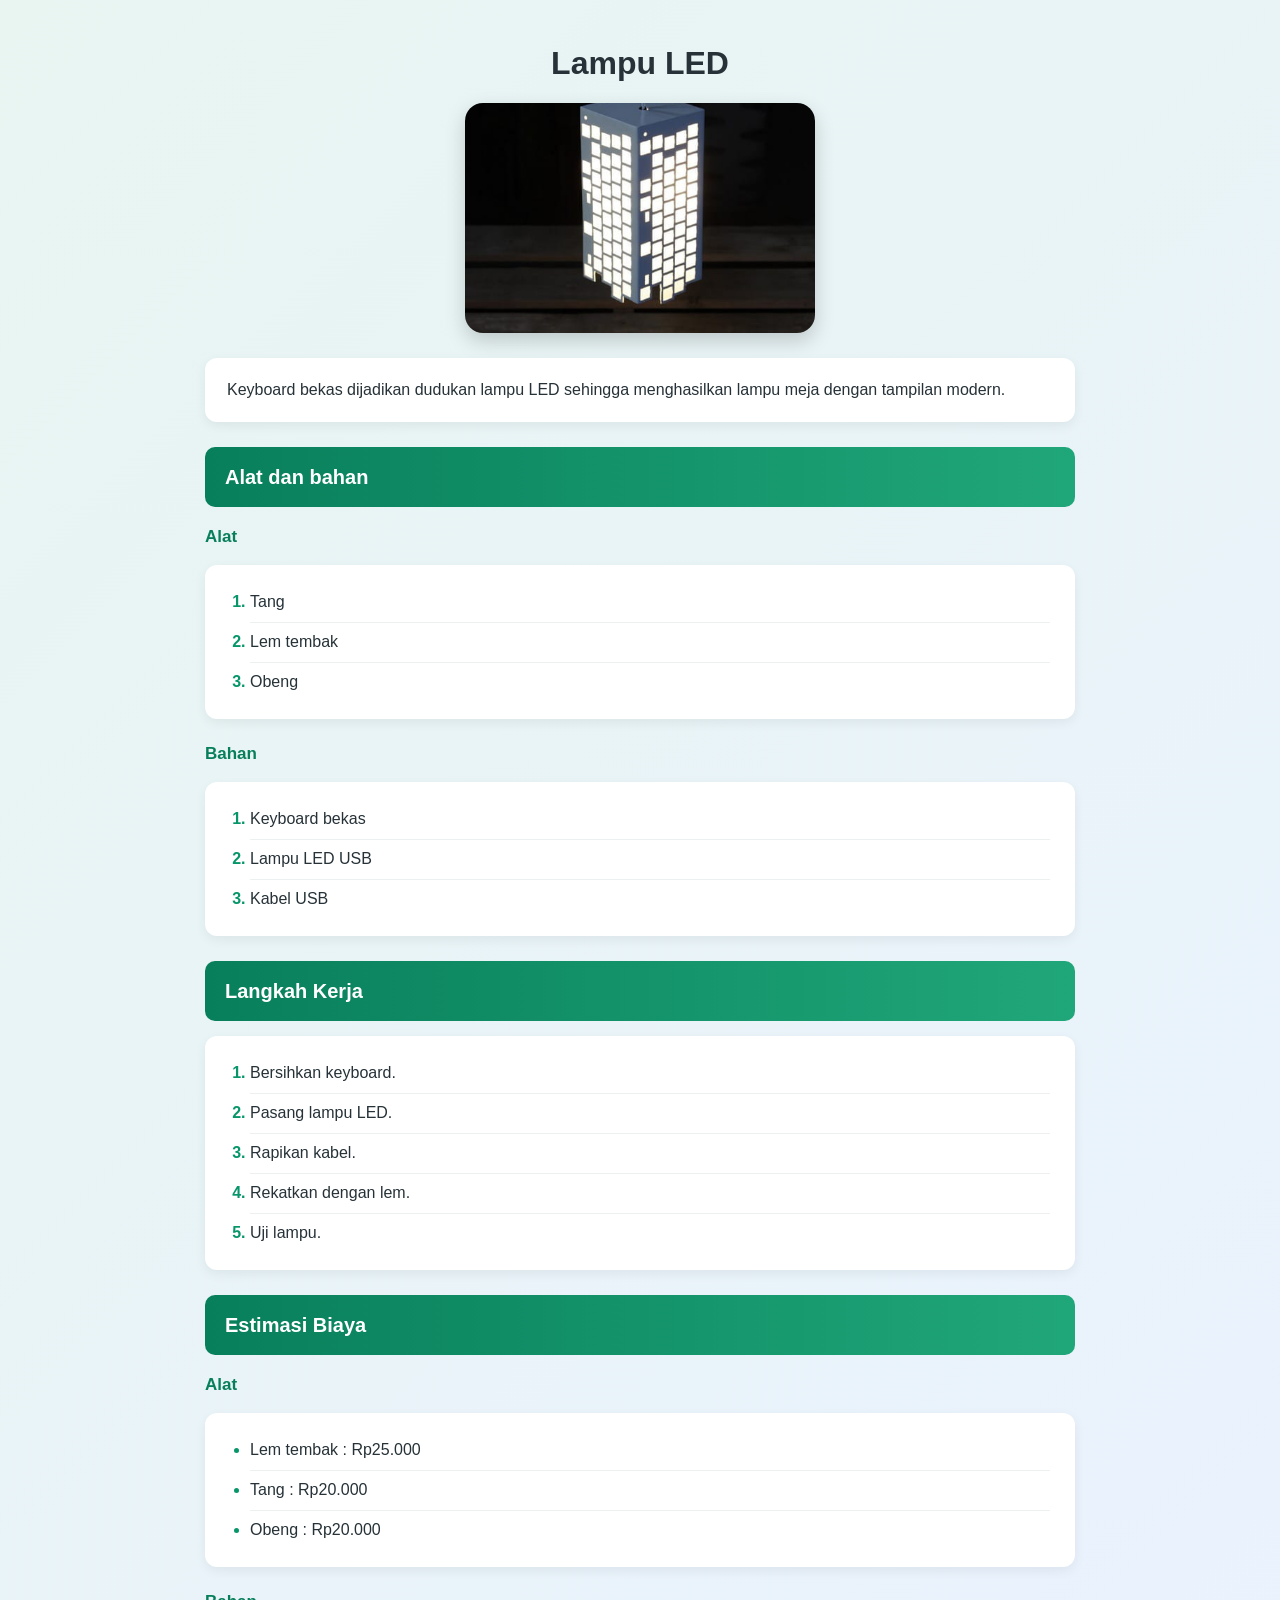
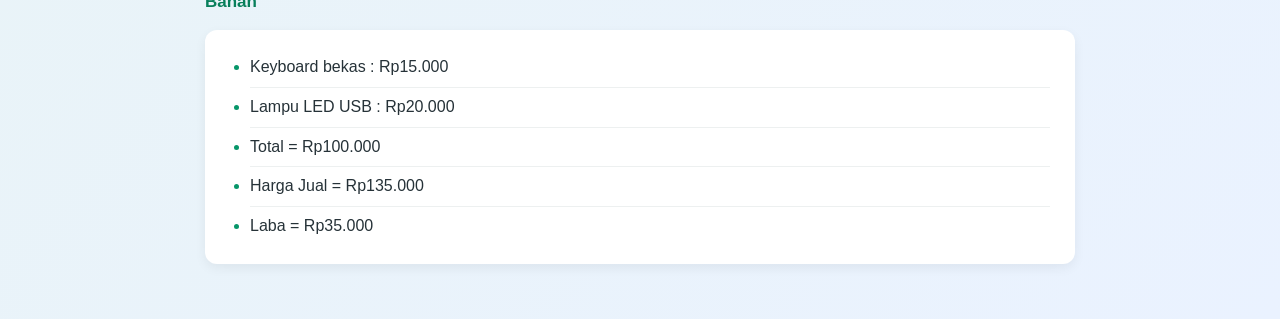
<file: lampu led.html>
<!DOCTYPE html>
<html lang="en">
<head>
    <meta charset="UTF-8">
    <meta name="viewport" content="width=device-width, initial-scale=1.0">
    <title>Lampu LED</title>
    <link rel="stylesheet" href="jam meja.css">
</head>
<body>
    <h1 style="text-align: center;">Lampu LED</h1>
    <img src="..//images/Lampu Led.jpeg" alt="lampu led" class="penghubung" width="250" height="200">
    <p>Keyboard bekas dijadikan dudukan lampu LED sehingga menghasilkan lampu meja dengan tampilan modern.</p>

<h2>Alat dan bahan</h2>
<h3>Alat</h3>
<ol>
<li>Tang</li>
<li>Lem tembak</li>
<li>Obeng</li>
</ol>

<h3>Bahan</h3>
<ol>
<li>Keyboard bekas</li>
<li>Lampu LED USB</li>
<li>Kabel USB</li>
</ol>

<h2>Langkah Kerja</h2>
<ol>
<li>Bersihkan keyboard.</li>
<li>Pasang lampu LED.</li>
<li>Rapikan kabel.</li>
<li>Rekatkan dengan lem.</li>
<li>Uji lampu.</li>
</ol>

<h2>Estimasi Biaya</h2>
<h3>Alat</h3>
<ul>
<li>Lem tembak : Rp25.000</li>
<li>Tang : Rp20.000</li>
<li>Obeng : Rp20.000</li>
</ul>
<h3>Bahan</h3>
<ul>
<li>Keyboard bekas : Rp15.000</li>
<li>Lampu LED USB : Rp20.000</li>
<li>Total = Rp100.000</li>
<li>Harga Jual = Rp135.000</li>
<li>Laba = Rp35.000</li>
</ul>

</body>
</html>
</file>
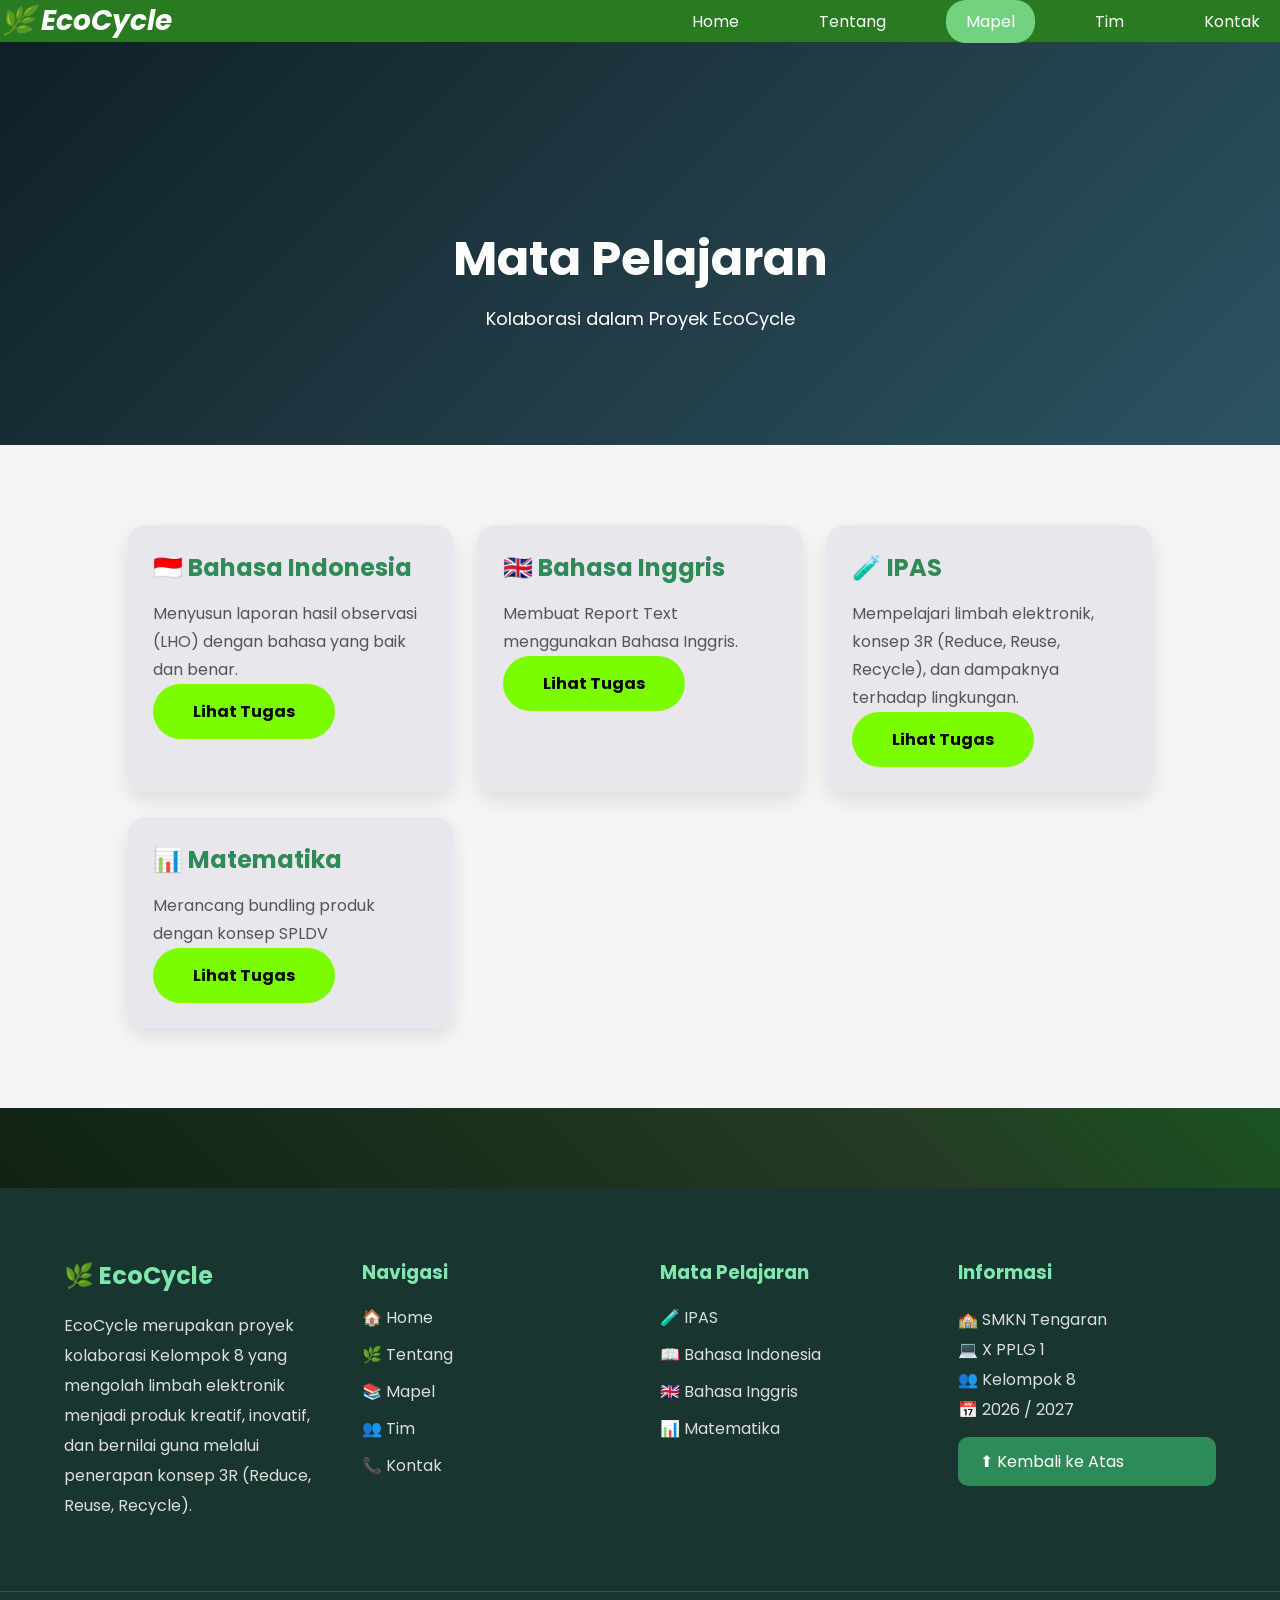
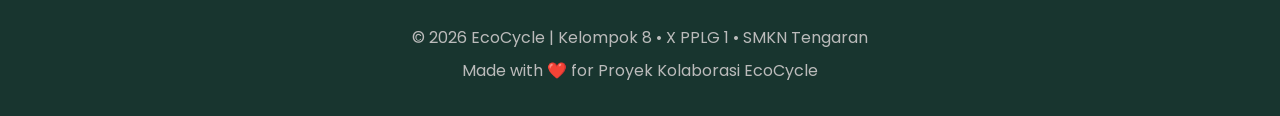
<file: mapel.html>
<!DOCTYPE html>
<html lang="id">
<head>
    <meta charset="UTF-8">
    <meta name="viewport" content="width=device-width, initial-scale=1.0">
    <title>Mata Pelajaran - EcoCycle</title>

    <link rel="stylesheet" href="style.css">
    <link rel="stylesheet" href="mapel.css">

    <link href="https://fonts.googleapis.com/css2?family=Poppins:wght@300;400;500;600;700&display=swap" rel="stylesheet">
</head>
<body>

<header>
    <nav>
        <div class="logo">🌿 EcoCycle</div>

        <ul>
            <li><a href="index.html">Home</a></li>
            <li><a href="tentang.html">Tentang</a></li>
            <li><a href="mapel.html" class="active">Mapel</a></li>
            <li><a href="tim.html">Tim</a></li>
            <li><a href="kontak.html">Kontak</a></li>
        </ul>
    </nav>
</header>

<section class="banner">
    <h1>Mata Pelajaran</h1>
    <p>Kolaborasi dalam Proyek EcoCycle</p>
</section>

<section class="mapel">

    <div class="card">
        <h2>🇮🇩 Bahasa Indonesia</h2>
        <p>Menyusun laporan hasil observasi (LHO) dengan bahasa yang baik dan benar.</p>
        <a href="..//Project_Kolaborasi/Bahasa Indonesia/b.indonesia.html" class="btn">Lihat Tugas</a>
    </div>

    <div class="card">
        <h2>🇬🇧 Bahasa Inggris</h2>
        <p>Membuat Report Text menggunakan Bahasa Inggris.</p>
        <a href="..//Project_Kolaborasi/Bahasa Inggris/b.inggris.html" class="btn">Lihat Tugas</a>
    </div>

    <div class="card">
        <h2>🧪 IPAS</h2>
        <p>Mempelajari limbah elektronik, konsep 3R (Reduce, Reuse, Recycle), dan dampaknya terhadap lingkungan.</p>
        <a href="ipas.html" class="btn">Lihat Tugas</a>
    </div>

    <div class="card">
        <h2>📊 Matematika</h2>
        <p>Merancang bundling produk dengan konsep SPLDV</p>
        <a href="..//Project_Kolaborasi/Matematika/mtk.html" class="btn">Lihat Tugas</a>
    </div>

</section>

<footer class="footer">

    <div class="footer-container">

        <div class="footer-box">
            <h2>🌿 EcoCycle</h2>
            <p>
                EcoCycle merupakan proyek kolaborasi Kelompok 8
                yang mengolah limbah elektronik menjadi produk
                kreatif, inovatif, dan bernilai guna melalui
                penerapan konsep 3R (Reduce, Reuse, Recycle).
            </p>
        </div>

        <div class="footer-box">
            <h3>Navigasi</h3>

            <a href="index.html">🏠 Home</a>
            <a href="tentang.html">🌿 Tentang</a>
            <a href="mapel.html">📚 Mapel</a>
            <a href="tim.html">👥 Tim</a>
            <a href="kontak.html">📞 Kontak</a>
        </div>

        <div class="footer-box">
            <h3>Mata Pelajaran</h3>

            <a href="ipas.html">🧪 IPAS</a>
            <a href="..//Project_Kolaborasi/Bahasa Indonesia/b.indonesia.html">📖 Bahasa Indonesia</a>
            <a href="..//Project_Kolaborasi/Bahasa Inggris/b.inggris.html">🇬🇧 Bahasa Inggris</a>
            <a href="..//Project_Kolaborasi/Matematika/mtk.html">📊 Matematika</a>
           
        </div>

        <div class="footer-box">
            <h3>Informasi</h3>

            <p>🏫 SMKN Tengaran</p>
            <p>💻 X PPLG 1</p>
            <p>👥 Kelompok 8</p>
            <p>📅 2026 / 2027</p>

            <a href="#top" class="top-btn">⬆ Kembali ke Atas</a>

        </div>

    </div>

    <div class="footer-bottom">

        <p>
            © 2026 EcoCycle | Kelompok 8 • X PPLG 1 • SMKN Tengaran
        </p>

        <p>
            Made with ❤️ for Proyek Kolaborasi EcoCycle
        </p>

    </div>

</footer>

</body>
</html>
</file>
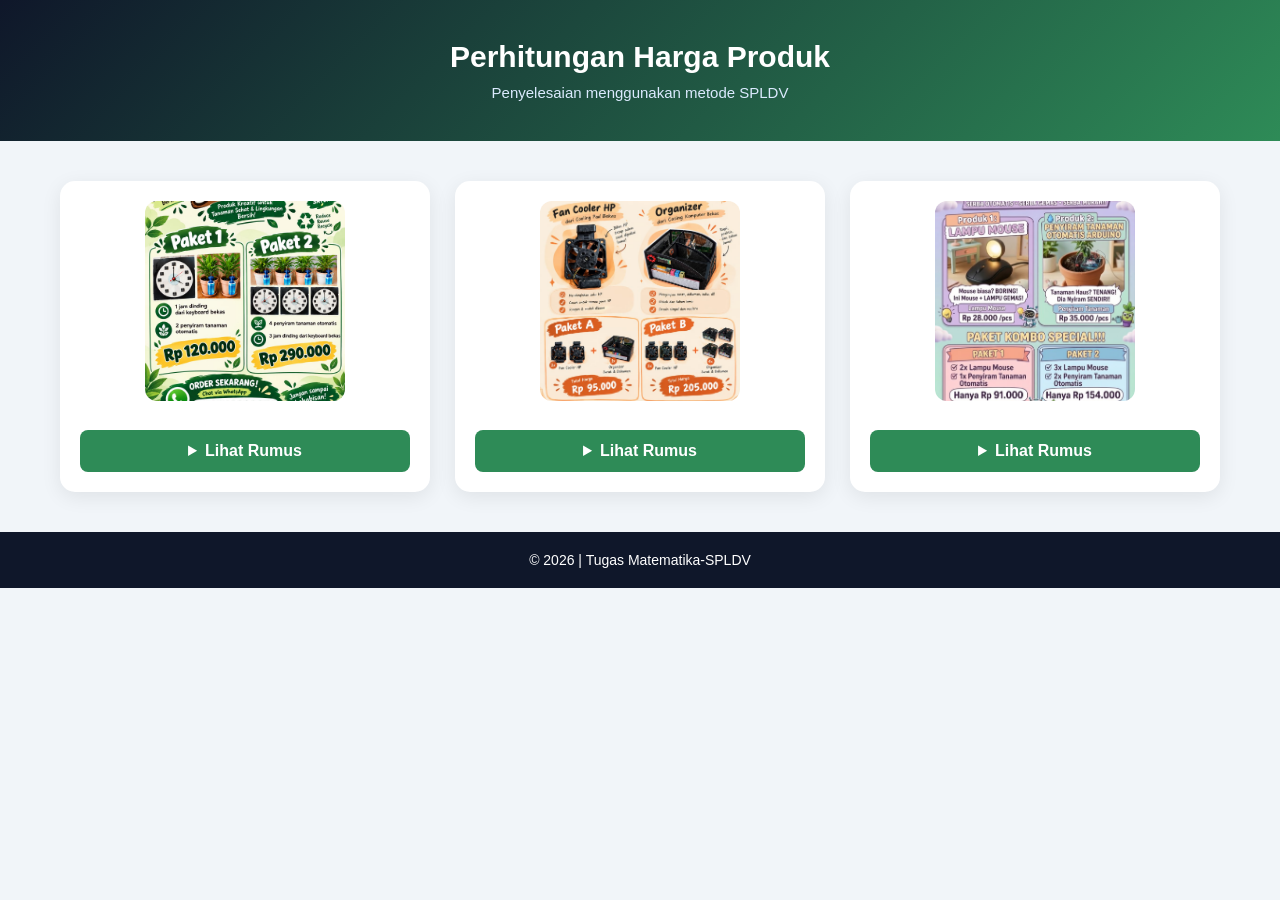
<file: mtk.html>
<!DOCTYPE html>
<html lang="en">
<head>
    <meta charset="UTF-8">
    <meta name="viewport" content="width=device-width, initial-scale=1.0">
    <title>Matematika-SPLDV</title>
    <link rel="stylesheet" href="mtk.css">
</head>
<body>

    <header>
        <h1>Perhitungan Harga Produk</h1>
        <p>Penyelesaian menggunakan metode SPLDV</p>
    </header>

    <main class="container">

        <!--PRODUK 1-->
        <div class="card">
    <img src="..//images/WhatsApp Image 2026-11-05 at 16.08.45.jpeg" alt="alif" width="200" height="200">
    <details>
        <summary>Lihat Rumus</summary>
<p>       
Misalkan:<br>
x = harga 1 jam dinding dari keyboard bekas<br> 
y = harga 1 penyiram tanaman otomatis<br> 
</p>
<p>        
Dari flyer:<br> 
Paket 1:<br> 
x + 2y = 120.000<br> 
Paket 2:<br> 
3 jam dinding + 2 penyiram = Rp290.000<br> 
3x + 4y = 290.000<br>
</p> 
<p>
Diketahui:<br> 
x + 2y = 120.000  | x 2<br>
3x + 4y = 290.000  | x 1 <br>

2x + 4y = 240.000<br>
3x + 4y = 290.000 (dikurangi)<br> 

x = 50.000<br>
(Substitusi kan dengan persamaan 1)<br>
</p>
<p>
x + 2y = 120.000<br>
50.000 + 2y = 120.000<br> 
2y = 120.000 - 50.000<br> 
2y = 70.000<br> 
y = 70.000 ÷ 2<br> 
y = 35.000<br> 
<p>
Jadi,<br> 
- Harga 1 jam dinding dari keyboard bekas = Rp50.000<br> 
- Harga 1 penyiram tanaman otomatis = Rp35.000<br>
</p>
    </details>
    </div>

    <!--Produk 2-->
    <div class="card">
    <img src="..//images/WhatsApp Image 2026-11-05 at 17.20.13.jpeg" alt="zira" width="=200" height="200">
    <details>
        <summary>Lihat Rumus</summary>
<p>
Misal:<br>
x= harga 1 Fan Cooler HP<br>
y= harga 1 Organizer Surat & Dokumen<br>
</p>
<p>
Permodelan<br>
2x+y=95.000...persamaan 1<br>
3x+4y=205.000...persamaan 2<br>
<p>
penyelesaian<br>
•Metode eliminasi<br>
2x+y=95.000 |×3<br>
3x+4y=205.000 |×2<br>

6x+3y=285.000<br>
6x+8y=410.000 (dikurangi)<br>

-5y= -125.000<br>
  -y= -125.000 : -5<br>
   y= 25.000<br>
</p>
<p>
•Metode substitusi <br>
2x+y=95.000<br>
2x+25.000=95.000<br>
2x=95.000-25.000<br>
2x=70.000 : 2<br>
  x=35.00<br>
</p>
<p>
Jadi<br>
-Harga 1 Fan Cooler Hp adalah Rp 25.000 dan<br> 
-Harga 1 Organizer Surat & Dokumen adalah Rp 35.000<br>
</p>        
    </details>
    </div>

    <!--Produk 3-->
    <div class="card">
    <img src="..//images/WhatsApp Image 2026-11-05 at 17.02.38.jpeg" alt="wildan" width="200" height="200">
    <details>
        <summary>Lihat Rumus</summary>
<p>
Misalkan:<br>
x = harga 1 lampu mouse<br>
y = harga 1 penyiram tanaman otomatis<br> 
</p>
<p>
Dari flyer:<br> 
Paket 1:<br> 
2 lampu mouse + 1 penyiram = Rp91.000<br> 
2x + y = 91.000<br> 
Paket 2:<br>
3 lampu mouse + 2 penyiram = 154.000<br>
3x + 4y = 154.000<br> 
</p>
<p>
Diketahui:<br>
2x + y = 91.000  | x2<br>
3x + 2y = 154.000  | x 1<br> 

4x +2 y = 182.000 <br>
3x + 2y = 154.000 (dikurangi)<br> 
1x          =28.000<br>
x = 28.000<br> 
(Substitusi kan dengan persamaan 1)<br>
</p>
<p>
2x + y = 91.000<br> 
56.000 + y = 91.000<br> 
y = 91.000 - 56.000 <br>
y = 35.000<br> 
</p>
<p>
Jadi:<br> 
- Harga 1 lampu mouse = Rp28.000<br> 
- Harga 1 penyiram tanaman otomatis = Rp35.000<br>
</p>        
    </details>
    </div>
    </main>

    <footer>
        <p>© 2026 | Tugas Matematika-SPLDV</p>
    </footer>
</body>
</html>
</file>
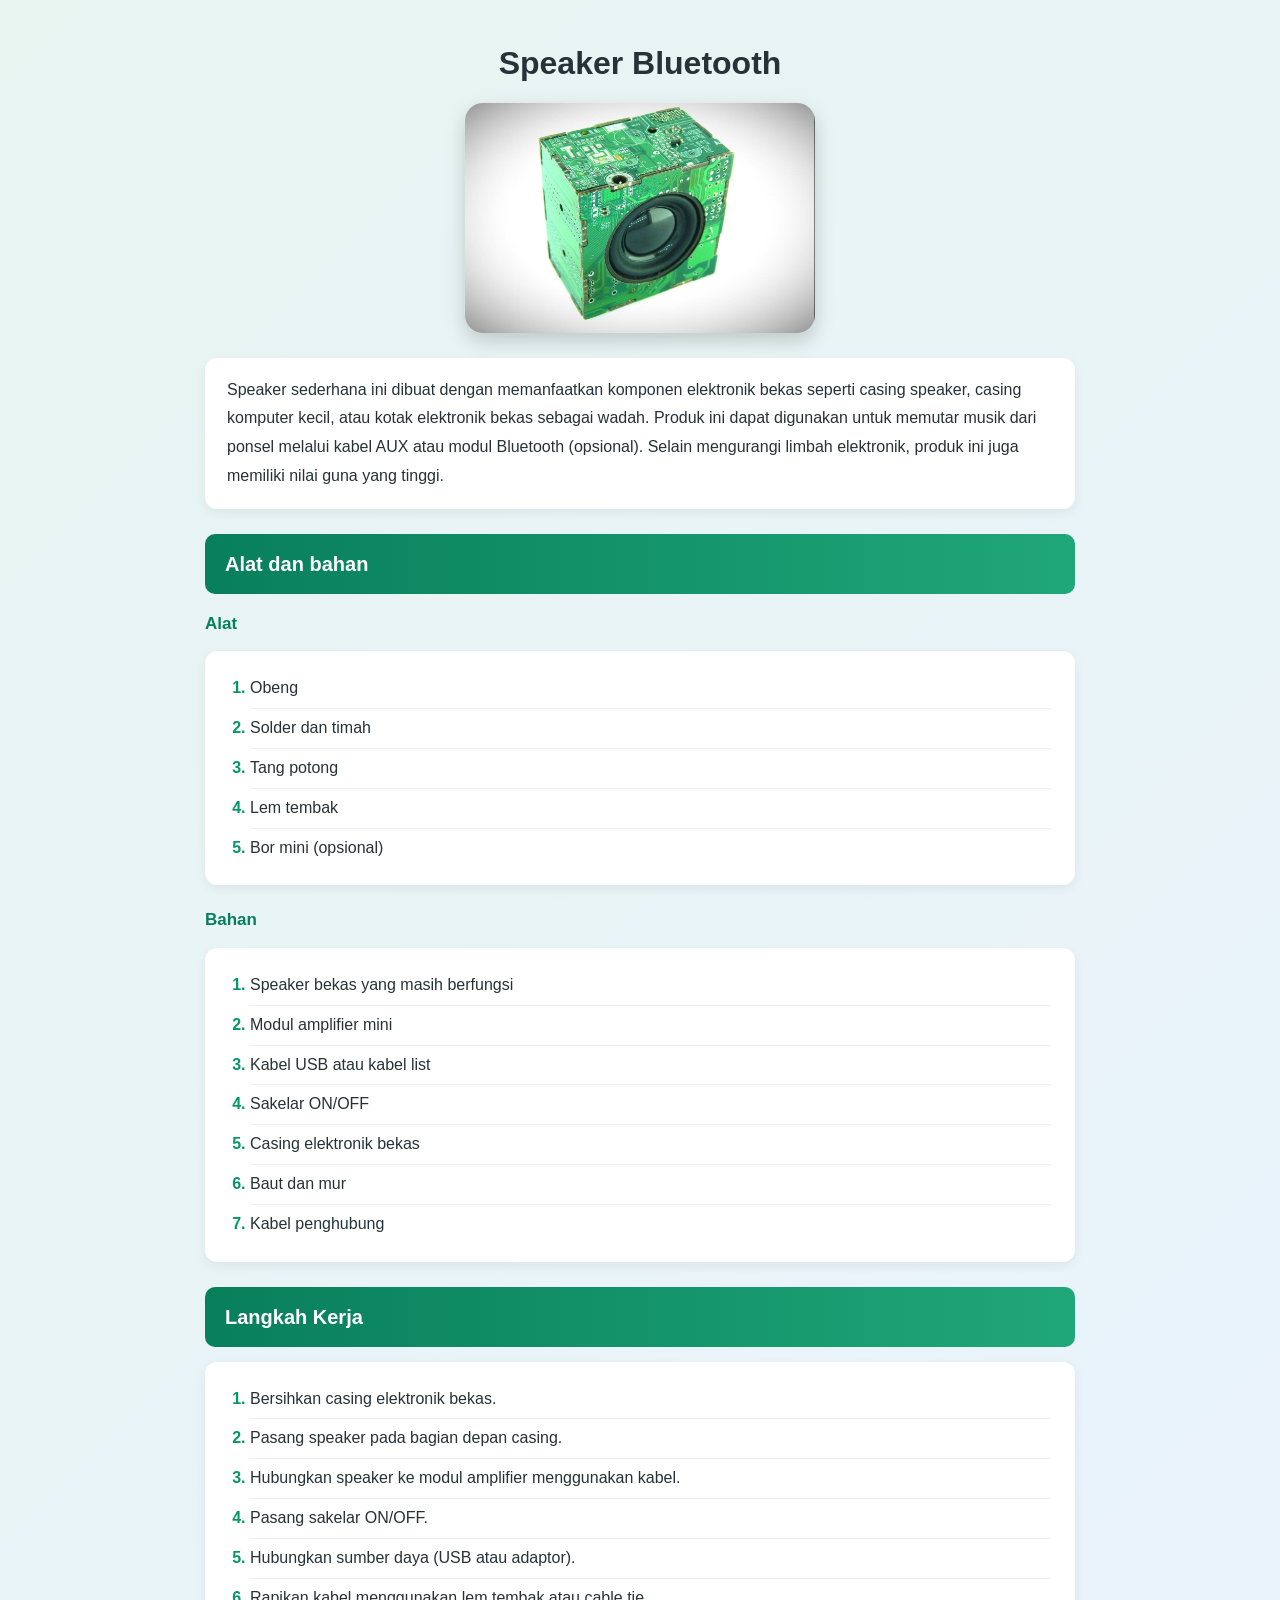
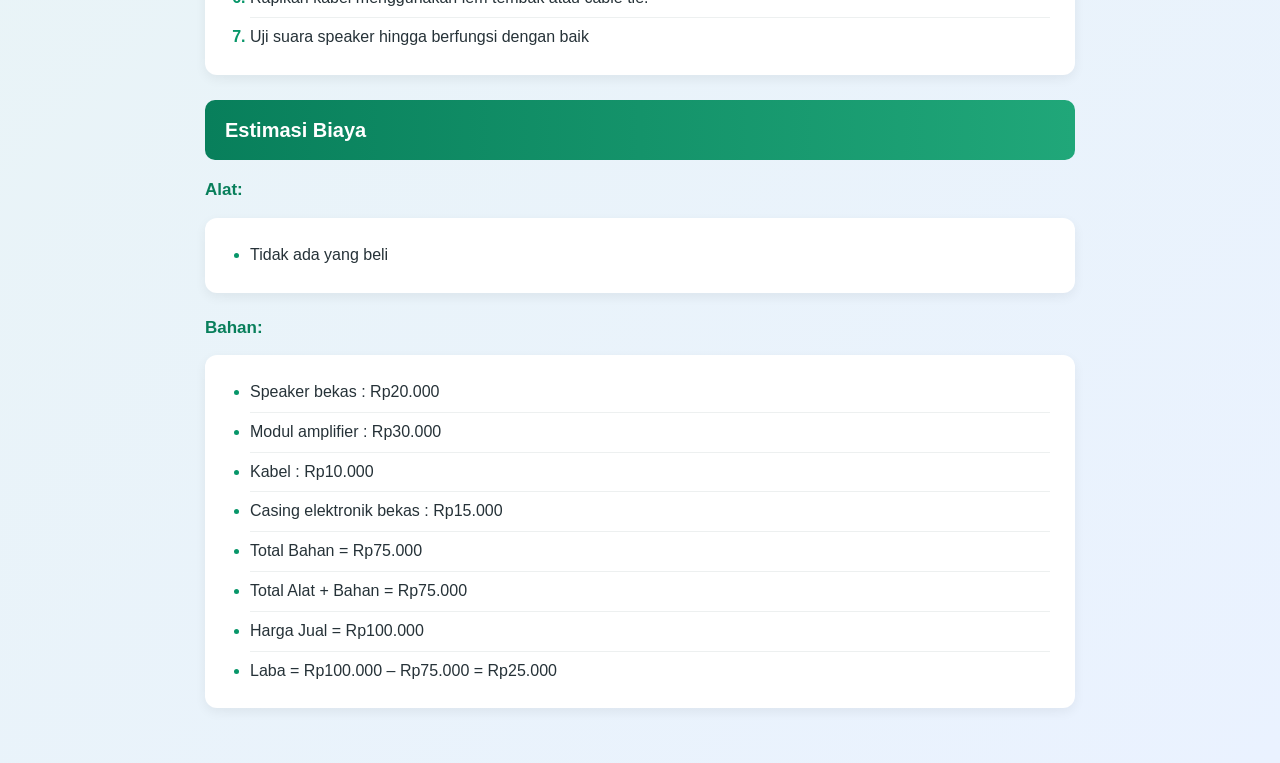
<file: speaker.html>
<!DOCTYPE html>
<html lang="en">
<head>
    <meta charset="UTF-8">
    <meta name="viewport" content="width=device-width, initial-scale=1.0">
    <title>Speaker Bluetooth</title>
    <link rel="stylesheet" href="produk-ipas.css">
</head>
<body>
<h1 style="text-align: center;">Speaker Bluetooth</h1>    
    <img src="..//images/speaker bekas.jpg" alt="speaker bluetooth" class="produk-img" width="250" height="200">
    <p>
    Speaker sederhana ini dibuat dengan memanfaatkan komponen elektronik bekas seperti casing speaker, casing komputer kecil, atau kotak elektronik bekas sebagai wadah. Produk ini dapat digunakan untuk memutar musik dari ponsel melalui kabel AUX atau modul Bluetooth (opsional). Selain mengurangi limbah elektronik, produk ini juga memiliki nilai guna yang tinggi.
    </p>    
<h2>Alat dan bahan</h2>
<h3>Alat</h3>
<ol>
<li>Obeng</li>
<li>Solder dan timah</li>
<li>Tang potong</li>
<li>Lem tembak</li>
<li>Bor mini (opsional)</li>
</ol>
<h3>Bahan</h3>
<ol>
<li>Speaker bekas yang masih berfungsi</li>
<li>Modul amplifier mini</li>
<li>Kabel USB atau kabel list</li>
<li>Sakelar ON/OFF</li>
<li>Casing elektronik bekas</li>
<li>Baut dan mur</li>
<li>Kabel penghubung</li>
</ol>
<h2>Langkah Kerja</h2>
<ol>
<li>Bersihkan casing elektronik bekas.</li>
<li>Pasang speaker pada bagian depan casing.</li>
<li>Hubungkan speaker ke modul amplifier menggunakan kabel.</li>
<li>Pasang sakelar ON/OFF.</li>
<li>Hubungkan sumber daya (USB atau adaptor).</li>
<li>Rapikan kabel menggunakan lem tembak atau cable tie.</li>
<li>Uji suara speaker hingga berfungsi dengan baik</li>
</ol>
<h2>Estimasi Biaya</h2>
<h3>Alat:</h3>
<ul>
<li>Tidak ada yang beli</li>
</ul>
<h3>Bahan:</h3>
<ul>
<li>Speaker bekas : Rp20.000</li>
<li>Modul amplifier : Rp30.000</li>
<li>Kabel : Rp10.000</li>
<li>Casing elektronik bekas : Rp15.000</li>
<li>Total Bahan = Rp75.000</li>
<li>Total Alat + Bahan = Rp75.000</li>
<li>Harga Jual = Rp100.000</li>
<li>Laba = Rp100.000 – Rp75.000 = Rp25.000</li>
</body>
</html>
</file>
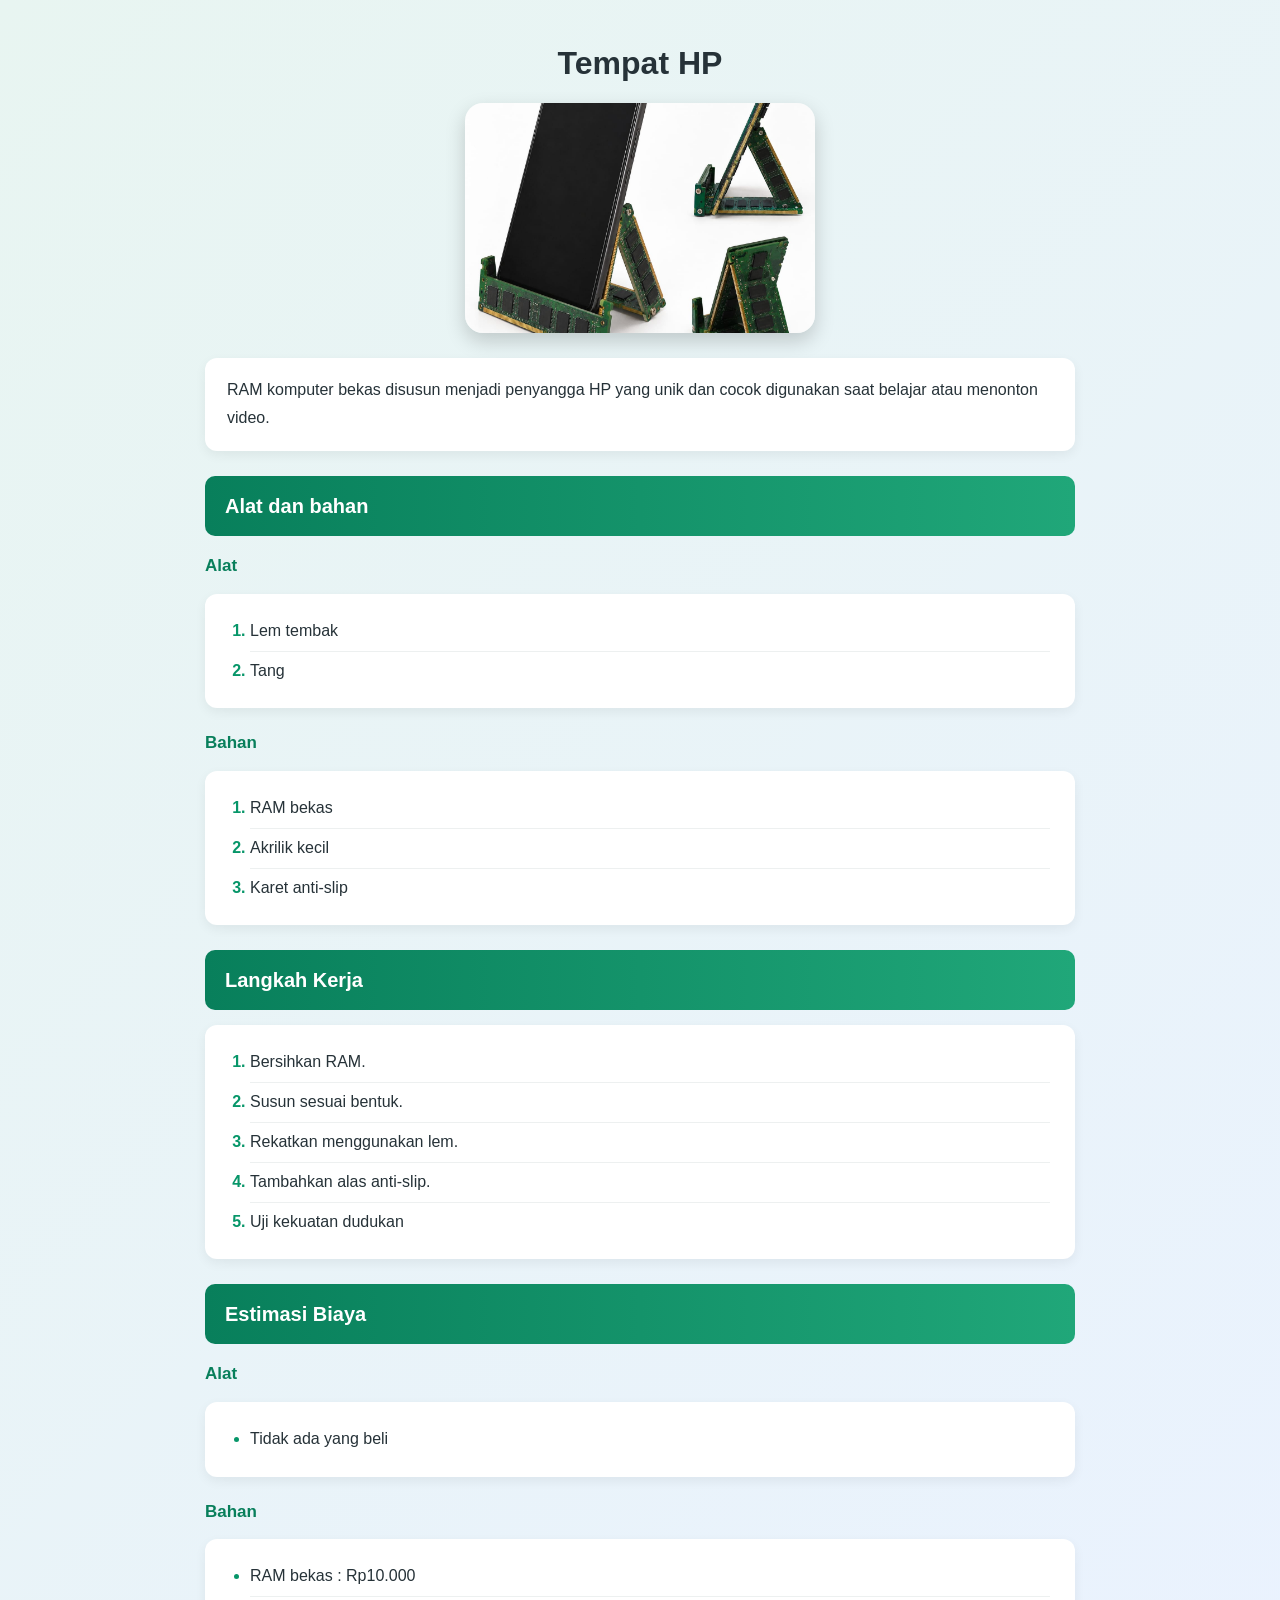
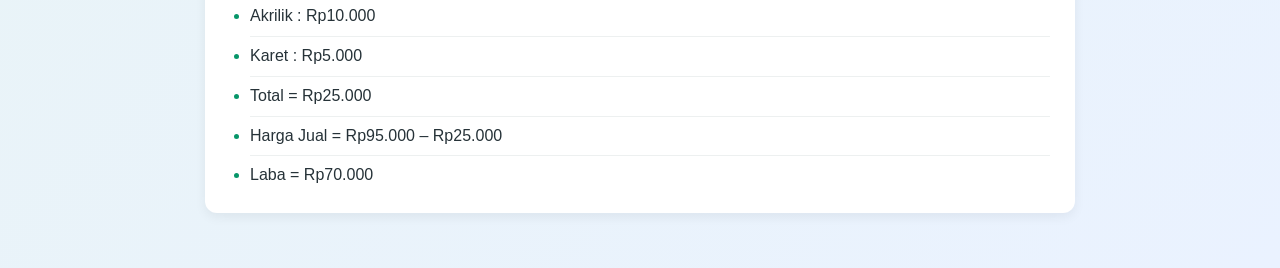
<file: tempat hp.html>
<!DOCTYPE html>
<html lang="en">
<head>
    <meta charset="UTF-8">
    <meta name="viewport" content="width=device-width, initial-scale=1.0">
    <title>Tempat HP</title>
    <link rel="stylesheet" href="tempat hp.css">
</head>
<body>
    <h1 style="text-align: center;">Tempat HP</h1>
    <img src="..//images/tempat hp.jpeg" alt="tempat hp" class="penghubung" width="250" height="200">
    <p>RAM komputer bekas disusun menjadi penyangga HP yang unik dan cocok digunakan saat belajar atau menonton video.</p>

<h2>Alat dan bahan</h2>
<h3>Alat</h3>
<ol>
<li>Lem tembak</li>
<li>Tang</li>
</ol>
<h3>Bahan</h3>
<ol>
<li>RAM bekas</li>
<li>Akrilik kecil</li>
<li>Karet anti-slip</li>
</ol>

<h2>Langkah Kerja</h2>
<ol>
<li>Bersihkan RAM.</li>
<li>Susun sesuai bentuk.</li>
<li>Rekatkan menggunakan lem.</li>
<li>Tambahkan alas anti-slip.</li>
<li>Uji kekuatan dudukan</li>
</ol>

<h2>Estimasi Biaya</h2>
<h3>Alat</h3>
<ul>
<li>Tidak ada yang beli</li>
</ul>
<h3>Bahan</h3>
<ul>
<li>RAM bekas : Rp10.000</li>
<li>Akrilik : Rp10.000</li>
<li>Karet : Rp5.000</li>
<li>Total = Rp25.000</li>
<li>Harga Jual = Rp95.000 – Rp25.000</li>
<li>Laba = Rp70.000</li>
</ul>

</body>
</html>
</file>
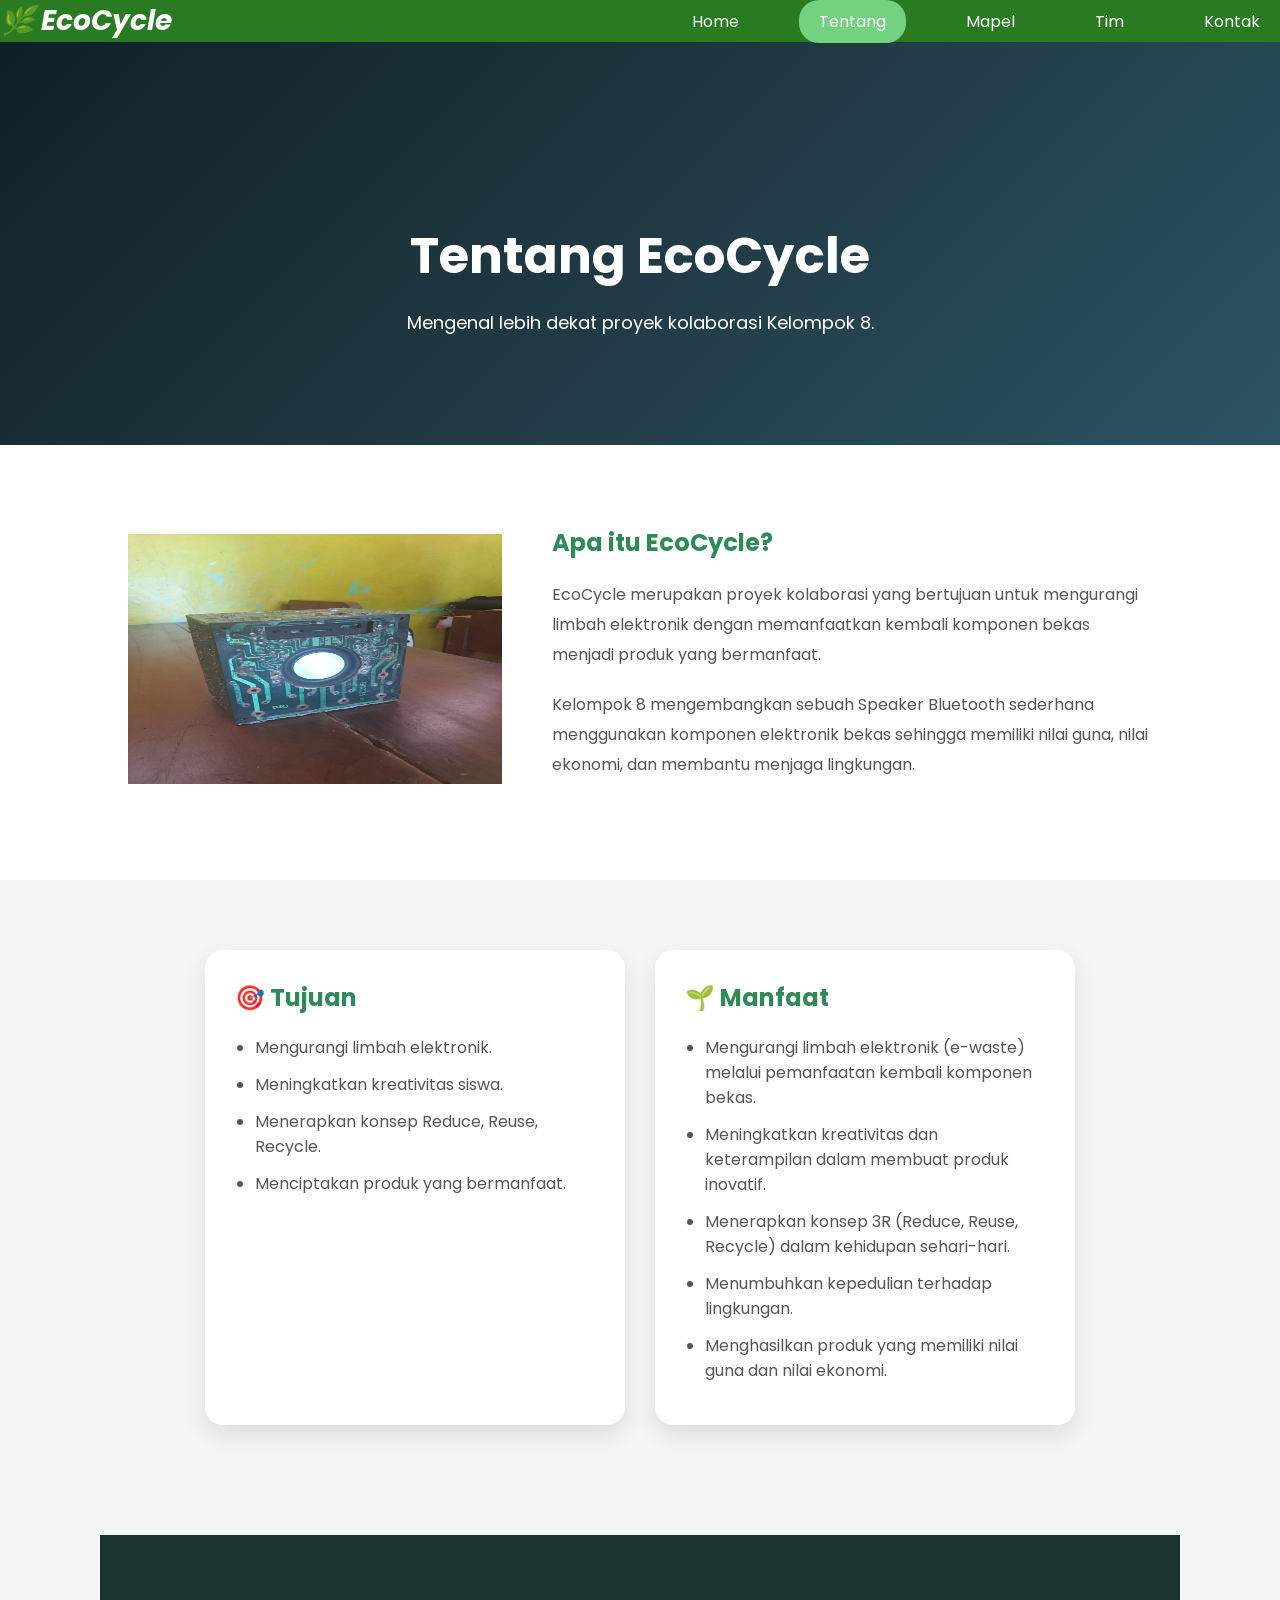
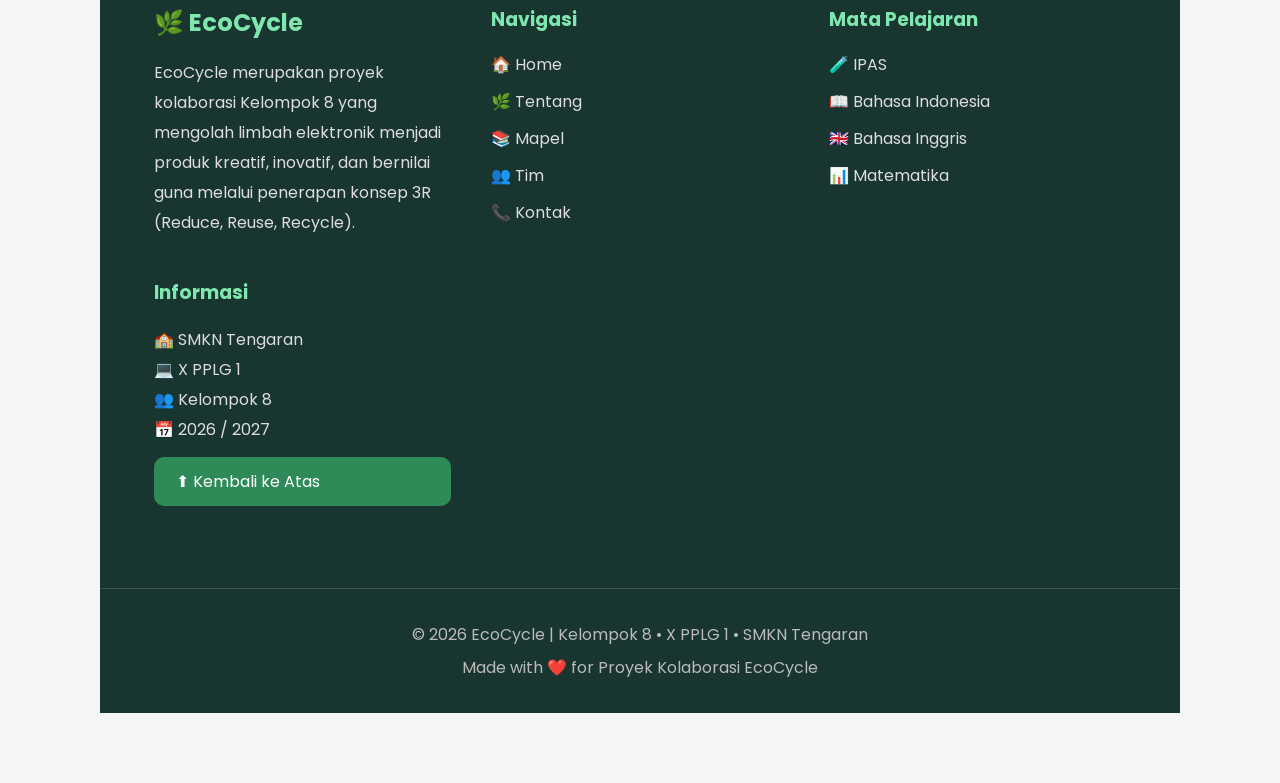
<file: tentang.html>
<!DOCTYPE html>
<html lang="id">
<head>
    <meta charset="UTF-8">
    <meta name="viewport" content="width=device-width, initial-scale=1.0">
    <title>Tentang - EcoCycle</title>

    <link rel="stylesheet" href="style.css">

    <link href="https://fonts.googleapis.com/css2?family=Poppins:wght@300;400;500;600;700&display=swap" rel="stylesheet">
</head>
<body>

<header>
    <nav>
        <div class="logo">🌿 EcoCycle</div>

        <ul>
            <li><a href="index.html">Home</a></li>
            <li><a href="tentang.html" class="active">Tentang</a></li>
            <li><a href="mapel.html">Mapel</a></li>
            <li><a href="tim.html">Tim</a></li>
            <li><a href="kontak.html">Kontak</a></li>
        </ul>
    </nav>
</header>

<section class="page-banner">
    <h1>Tentang EcoCycle</h1>
    <p>Mengenal lebih dekat proyek kolaborasi Kelompok 8.</p>
</section>

<section class="about-page">

    <div class="about-image">
        <img src="./images/speaker real.jpeg" alt="Speaker Bluetooth" width="400" height="250">
    </div>

    <div class="about-text">

        <h2>Apa itu EcoCycle?</h2>

        <p>
            EcoCycle merupakan proyek kolaborasi yang bertujuan untuk
            mengurangi limbah elektronik dengan memanfaatkan kembali
            komponen bekas menjadi produk yang bermanfaat.
        </p>

        <p>
            Kelompok 8 mengembangkan sebuah Speaker Bluetooth sederhana
            menggunakan komponen elektronik bekas sehingga memiliki nilai
            guna, nilai ekonomi, dan membantu menjaga lingkungan.
        </p>

    </div>

</section>

<section class="visi-misi">

    <div class="box">
        <h2>🎯 Tujuan</h2>

        <ul>
            <li>Mengurangi limbah elektronik.</li>
            <li>Meningkatkan kreativitas siswa.</li>
            <li>Menerapkan konsep Reduce, Reuse, Recycle.</li>
            <li>Menciptakan produk yang bermanfaat.</li>
        </ul>
    </div>

    <div class="box">
        <h2>🌱 Manfaat</h2>
    <ul>
        <li>Mengurangi limbah elektronik (e-waste) melalui pemanfaatan kembali komponen bekas.</li>
        <li>Meningkatkan kreativitas dan keterampilan dalam membuat produk inovatif.</li>
        <li>Menerapkan konsep 3R (Reduce, Reuse, Recycle) dalam kehidupan sehari-hari.</li>
        <li>Menumbuhkan kepedulian terhadap lingkungan.</li>
        <li>Menghasilkan produk yang memiliki nilai guna dan nilai ekonomi.</li>
    </ul>
</div>
<footer class="footer">

    <div class="footer-container">

        <div class="footer-box">
            <h2>🌿 EcoCycle</h2>
            <p>
                EcoCycle merupakan proyek kolaborasi Kelompok 8
                yang mengolah limbah elektronik menjadi produk
                kreatif, inovatif, dan bernilai guna melalui
                penerapan konsep 3R (Reduce, Reuse, Recycle).
            </p>
        </div>

        <div class="footer-box">
            <h3>Navigasi</h3>

            <a href="index.html">🏠 Home</a>
            <a href="tentang.html">🌿 Tentang</a>
            <a href="mapel.html">📚 Mapel</a>
            <a href="tim.html">👥 Tim</a>
            <a href="kontak.html">📞 Kontak</a>
        </div>

        <div class="footer-box">
            <h3>Mata Pelajaran</h3>

            <a href="ipas.html">🧪 IPAS</a>
            <a href="..//Project_Kolaborasi/Bahasa Indonesia/b.indonesia.html">📖 Bahasa Indonesia</a>
            <a href="..//Project_Kolaborasi/Bahasa Inggris/b.inggris.html">🇬🇧 Bahasa Inggris</a>
            <a href="..//Project_Kolaborasi/Matematika/mtk.html">📊 Matematika</a>
            
        </div>

        <div class="footer-box">
            <h3>Informasi</h3>

            <p>🏫 SMKN Tengaran</p>
            <p>💻 X PPLG 1</p>
            <p>👥 Kelompok 8</p>
            <p>📅 2026 / 2027</p>

            <a href="#top" class="top-btn">⬆ Kembali ke Atas</a>

        </div>

    </div>

    <div class="footer-bottom">

        <p>
            © 2026 EcoCycle | Kelompok 8 • X PPLG 1 • SMKN Tengaran
        </p>

        <p>
            Made with ❤️ for Proyek Kolaborasi EcoCycle
        </p>

    </div>

</footer>
</file>
<file: style.css>
*{
    margin:0;
    padding:0;
    box-sizing:border-box;
    font-family:'Poppins',sans-serif;
}

body{
    background:linear-gradient(45deg,#04140C,#243C24,#029618);
    color:white;
    min-height:100vh;
}

header{
    width:100%;
    position:sticky;
    top:0;
    left:0;
    padding:20px 8%;
    backdrop-filter:blur(5px);
}

nav{
    display:flex;
    justify-content:space-between;
    align-items:center;
    position: fixed;
    z-index: 1;
    width: 100%;
    top: 0;
    left: 0;
    background-color: #297b22;
}

.logo{
    font-size:28px;
    font-weight:bold;
    font-style: italic;
}

nav ul{
    display:flex;
    list-style:none;
    gap:40px;
}

nav ul li a{
    display: inline block;
    color:white;
    text-decoration:none;
    transition: 0.3s;
    width: 50px;
    height: 50px;
    border-radius: 20px;
    transition: 0.3s; 
    padding: 10px 20px;
}

nav ul li a:hover{
    color:#ffffff;
    background-color: #72d280;
    
}

nav ul li a.active{
    background-color: #72D280;
    color: #ffffff;
}

.hero{
    height: 100vh;
    position: relative;
    display:flex;
    justify-content:flex-start;
    align-items:center;
    text-align:center;
    padding: 80px;
    background-image: url(images/Eco\ Recycling\ Globe\ with\ E-Waste\ Bin.png);
    background-size: cover;
    background-repeat: no-repeat;
    background-position: center;
    overflow: hidden;
}

.hero::before{
    content: "";
    position: absolute;
    inset: 0;
    background: rgba(0,0,0,0.45);
    backdrop-filter: blur(5px);
    -webkit-backdrop-filter: blur(5px);
    z-index: 1;
}

.hero-text{
    position: relative;
    z-index: 2;
    max-width: 550px;
    text-align: left
}
.hero-text h1{
    font-size:40px;
    color:#f8fafc;
    margin-bottom:5px;
}

.hero-text h3{
    font-size:20px;
    margin-bottom:20px;
    color:#7CFC00;
}

.hero-text p{
    max-width:650px;
    line-height:30px;
    margin:auto;
    margin-bottom:40px;
    color:#f8fafc;
}

.btn{
    display:inline-block;
    padding:15px 40px;
    background:#7CFC00;
    color:#000;
    border-radius:40px;
    text-decoration:none;
    font-weight:bold;
    transition:.3s;
}

.btn:hover{
    transform:translateY(-5px);
    background:white;
}
.active{
    color:#7CFC00;
}

.page-banner{
    height:45vh;
    background:linear-gradient(135deg,#0f2027,#203a43,#2c5364);
    color:white;
    display:flex;
    flex-direction:column;
    justify-content:center;
    align-items:center;
    text-align:center;
    padding-top:70px;
}

.page-banner h1{
    font-size:50px;
    margin-bottom:15px;
}

.page-banner p{
    font-size:18px;
}

.about-page{
    display:flex;
    align-items:center;
    justify-content:center;
    gap:50px;
    padding:80px 10%;
    background:#fff;
}

.about-image img{
    width:380px;
    max-width:100%;
}

.about-text{
    max-width:600px;
}

.about-text h2{
    color:#2E8B57;
    margin-bottom:20px;
}

.about-text p{
    color:#555;
    line-height:30px;
    margin-bottom:20px;
}

.visi-misi{
    display:flex;
    gap:30px;
    justify-content:center;
    flex-wrap:wrap;
    padding:70px 10%;
    background:#f5f5f5;
}

.box{
    background:white;
    width:420px;
    padding:30px;
    border-radius:18px;
    box-shadow:0 10px 25px rgba(0,0,0,.1);
}

.box h2{
    color:#2E8B57;
    margin-bottom:20px;
}

.box ul{
    padding-left:20px;
}

.box li{
    margin-bottom:12px;
    color:#555;
}

.contact {
    padding: 60px 20px;
    text-align: center;
}

.contact h2 {
    font-size: 36px;
    margin-bottom: 35px;
}

.contact-container {
    display: flex;
    justify-content: center;
    gap: 25px;
    flex-wrap: wrap;
}

.member {
    width: 280px;
    background: #ffffff;
    padding: 25px;
    border-radius: 18px;
    box-shadow: 0 8px 20px rgba(0,0,0,0.12);
    transition: 0.3s;
}

.member:hover {
    transform: translateY(-8px);
}

.member h3 {
    margin-bottom: 15px;
    color: #ff7a00;
}

.member p {
    margin: 12px 0;
    font-size: 16px;
}

.member a {
    color: #333;
    text-decoration: none;
    transition: 0.3s;
}

.member a:hover {
    color: #ff7a00;
}

.member .fa-whatsapp {
    color: #25D366;
    margin-right: 8px;
}

.member .fa-instagram {
    color: #E4405F;
    margin-right: 8px;
}

/*======================
        FOOTER
======================*/

.footer{
    background:#18352f;
    color:#fff;
    margin-top:80px;
}

.footer-container{

    width:90%;
    max-width:1200px;

    margin:auto;

    display:grid;

    grid-template-columns:
    repeat(auto-fit,minmax(240px,1fr));

    gap:40px;

    padding:70px 0;

}

.footer-box h2,
.footer-box h3{

    color:#7EE6AE;

    margin-bottom:18px;

}

.footer-box p{

    line-height:30px;

    color:#ddd;

}

.footer-box a{

    display:block;

    text-decoration:none;

    color:#ddd;

    margin:12px 0;

    transition:.3s;

}

.footer-box a:hover{

    color:#7EE6AE;

    transform:translateX(8px);

}

.top-btn{

    margin-top:20px;

    display:inline-block;

    background:#2E8B57;

    padding:12px 22px;

    border-radius:10px;

    color:white !important;

}

.top-btn:hover{

    background:#42b26d;

    transform:none;

}

.footer-bottom{

    border-top:1px solid rgba(255,255,255,.15);

    text-align:center;

    padding:25px;

}

.footer-bottom p{

    color:#bbb;

    margin:8px 0;

}

@media(max-width:768px){

.footer{

text-align:center;

}

.footer-box a:hover{

transform:none;

}

}
</file>
<file: b.indonesia.css>
body{
    background:#eef3f1;
    font-family:'Poppins',sans-serif;
}

.banner{
    background:linear-gradient(135deg,#2E8B57,#1f4d3d);
    color:#fff;
    text-align:center;
    padding:120px 20px 70px;
}

.banner h1{
    font-size:52px;
    margin-bottom:10px;
}

.banner p{
    font-size:18px;
    opacity:.9;
}

.lho{
    width:90%;
    max-width:1100px;
    margin:60px auto;
}

/* CARD LHO */

details{
    background:#fff;
    margin-bottom:30px;
    border-radius:20px;
    box-shadow:0 15px 35px rgba(0,0,0,.08);
    overflow:hidden;
    border:1px solid #d8e7df;
    transition:.4s;
}

details:hover{
    transform:translateY(-6px);
    box-shadow:0 20px 45px rgba(0,0,0,.12);
}

summary{
    background:linear-gradient(90deg,#2E8B57,#3ea76b);
    color:#fff;
    padding:22px 30px;
    font-size:23px;
    font-weight:600;
    cursor:pointer;
    list-style:none;
    transition:.3s;
}

summary::-webkit-details-marker{
    display:none;
}

details[open] summary{
    background:linear-gradient(90deg,#203A43,#2E8B57);
}

/* Isi */

details h2{
    font-size:34px;
    color:#203A43;
    margin:35px 35px 20px;
    border-bottom:3px solid #2E8B57;
    display:inline-block;
    padding-bottom:8px;
}

details p{
    margin:18px 35px;
    color:#555;
    font-size:17px;
    line-height:34px;
    text-align:justify;
    background:#f8fbf9;
    padding:22px;
    border-left:5px solid #2E8B57;
    border-radius:12px;
}

/* Scroll halus */

html{
    scroll-behavior:smooth;
}

/* Footer */

footer{
    margin-top:70px;
    background:#203A43;
    color:#fff;
    text-align:center;
    padding:25px;
}
</file>
<file: b.inggris.css>
body{
    background:#eef3f1;
    font-family:'Poppins',sans-serif;
}

.banner{
    background:linear-gradient(135deg,#2E8B57,#1f4d3d);
    color:#fff;
    text-align:center;
    padding:120px 20px 70px;
}

.banner h1{
    font-size:52px;
    margin-bottom:10px;
}

.banner p{
    font-size:18px;
    opacity:.9;
}

.lho{
    width:90%;
    max-width:1100px;
    margin:60px auto;
}

/* CARD LHO */

details{
    background:#fff;
    margin-bottom:30px;
    border-radius:20px;
    box-shadow:0 15px 35px rgba(0,0,0,.08);
    overflow:hidden;
    border:1px solid #d8e7df;
    transition:.4s;
}

details:hover{
    transform:translateY(-6px);
    box-shadow:0 20px 45px rgba(0,0,0,.12);
}

summary{
    background:linear-gradient(90deg,#2E8B57,#3ea76b);
    color:#fff;
    padding:22px 30px;
    font-size:23px;
    font-weight:600;
    cursor:pointer;
    list-style:none;
    transition:.3s;
}

summary::-webkit-details-marker{
    display:none;
}

details[open] summary{
    background:linear-gradient(90deg,#203A43,#2E8B57);
}

/* Isi */

details h2{
    font-size:34px;
    color:#203A43;
    margin:35px 35px 20px;
    border-bottom:3px solid #2E8B57;
    display:inline-block;
    padding-bottom:8px;
}

details p{
    margin:18px 35px;
    color:#555;
    font-size:17px;
    line-height:34px;
    text-align:justify;
    background:#f8fbf9;
    padding:22px;
    border-left:5px solid #2E8B57;
    border-radius:12px;
}

/* Scroll halus */

html{
    scroll-behavior:smooth;
}

/* Footer */

footer{
    margin-top:70px;
    background:#203A43;
    color:#fff;
    text-align:center;
    padding:25px;
}
</file>
<file: desk organizer.css>
* {
    margin: 0;
    padding: 0;
    box-sizing: border-box;
}

/* TAMPILAN UTAMA */
body {
    font-family: 'Segoe UI', Arial, sans-serif;
    background: linear-gradient(135deg, #e8f5f1, #eaf2ff);
    color: #263238;
    line-height: 1.8;
    padding: 35px 15px;
}

/* KONTEN */
body {
    max-width: 900px;
    margin: auto;
}

/* GAMBAR PRODUK */
.penghubung{
    display: block;
    width: 350px;
    max-width: 100%;
    height: 230px;
    object-fit: cover;
    margin: 10px auto 25px;
    border-radius: 18px;
    box-shadow: 0 8px 20px rgba(0,0,0,0.18);
    transition: 0.3s;
}

.produk-img:hover {
    transform: scale(1.03);
}

/* PARAGRAF */
p {
    background: white;
    padding: 18px 22px;
    margin: 15px 0;
    border-radius: 12px;
    box-shadow: 0 4px 12px rgba(0,0,0,0.06);
}

/* JUDUL BAGIAN */
h2 {
    background: linear-gradient(90deg, #087f5b, #20a779);
    color: white;
    padding: 12px 20px;
    margin: 25px 0 15px;
    border-radius: 10px;
    font-size: 20px;
}

/* SUBJUDUL */
h3 {
    color: #087f5b;
    margin: 15px 0 8px;
    font-size: 17px;
}

/* DAFTAR ALAT DAN BAHAN */
ol, ul {
    background: white;
    padding: 18px 25px 18px 45px;
    margin: 12px 0 20px;
    border-radius: 12px;
    box-shadow: 0 4px 12px rgba(0,0,0,0.06);
}

li {
    padding: 5px 0;
    border-bottom: 1px solid #edf0f0;
}

li:last-child {
    border-bottom: none;
}

li::marker {
    color: #079669;
    font-weight: bold;
}

/* EFEK HOVER */
li:hover {
    color: #07845d;
    transition: 0.2s;
}

/* RESPONSIVE HP */
@media (max-width: 600px) {
    body {
        padding: 15px 12px;
    }

    .penghubung{
        width: 100%;
        height: 210px;
    }

    h2 {
        font-size: 18px;
    }

    p, ol, ul {
        padding: 15px;
    }
}
</file>
<file: gantugan kunci.css>
* {
    margin: 0;
    padding: 0;
    box-sizing: border-box;
}

/* TAMPILAN UTAMA */
body {
    font-family: 'Segoe UI', Arial, sans-serif;
    background: linear-gradient(135deg, #e8f5f1, #eaf2ff);
    color: #263238;
    line-height: 1.8;
    padding: 35px 15px;
}

/* KONTEN */
body {
    max-width: 900px;
    margin: auto;
}

/* GAMBAR PRODUK */
.penghubung{
    display: block;
    width: 350px;
    max-width: 100%;
    height: 230px;
    object-fit: cover;
    margin: 10px auto 25px;
    border-radius: 18px;
    box-shadow: 0 8px 20px rgba(0,0,0,0.18);
    transition: 0.3s;
}

.produk-img:hover {
    transform: scale(1.03);
}

/* PARAGRAF */
p {
    background: white;
    padding: 18px 22px;
    margin: 15px 0;
    border-radius: 12px;
    box-shadow: 0 4px 12px rgba(0,0,0,0.06);
}

/* JUDUL BAGIAN */
h2 {
    background: linear-gradient(90deg, #087f5b, #20a779);
    color: white;
    padding: 12px 20px;
    margin: 25px 0 15px;
    border-radius: 10px;
    font-size: 20px;
}

/* SUBJUDUL */
h3 {
    color: #087f5b;
    margin: 15px 0 8px;
    font-size: 17px;
}

/* DAFTAR ALAT DAN BAHAN */
ol, ul {
    background: white;
    padding: 18px 25px 18px 45px;
    margin: 12px 0 20px;
    border-radius: 12px;
    box-shadow: 0 4px 12px rgba(0,0,0,0.06);
}

li {
    padding: 5px 0;
    border-bottom: 1px solid #edf0f0;
}

li:last-child {
    border-bottom: none;
}

li::marker {
    color: #079669;
    font-weight: bold;
}

/* EFEK HOVER */
li:hover {
    color: #07845d;
    transition: 0.2s;
}

/* RESPONSIVE HP */
@media (max-width: 600px) {
    body {
        padding: 15px 12px;
    }

    .penghubung{
        width: 100%;
        height: 210px;
    }

    h2 {
        font-size: 18px;
    }

    p, ol, ul {
        padding: 15px;
    }
}
</file>
<file: ipas.css>
body{
    background:#f5f7f9;
    font-family:'Poppins',sans-serif;
}

.banner{
    background:linear-gradient(135deg,#2E8B57,#203A43);
    color:white;
    text-align:center;
    padding:120px 20px 70px;
}

.banner h1{
    font-size:50px;
    margin-bottom:10px;
}

.banner p{
    font-size:18px;
}

.produk{
    width:90%;
    max-width:1200px;
    margin:70px auto;

    display:grid;
    grid-template-columns:repeat(auto-fit,minmax(300px,1fr));
    gap:30px;
}

.card{
    background:white;
    text-decoration:none;
    color:#333;
    border-radius:20px;
    padding:35px;
    box-shadow:0 10px 25px rgba(0,0,0,.08);
    transition:.3s;
}

.card:hover{
    transform:translateY(-8px);
    box-shadow:0 18px 35px rgba(0,0,0,.15);
}

.icon{
    font-size:55px;
    margin-bottom:20px;
}

.card h2{
    color:#203A43;
    margin-bottom:10px;
}

.card p{
    color:#666;
    line-height:28px;
    margin-bottom:25px;
}

.card span{
    color:#2E8B57;
    font-weight:600;
}

footer{
    margin-top:60px;
    background:#203A43;
    color:white;
    text-align:center;
    padding:20px;
}
</file>
<file: jam meja.css>
* {
    margin: 0;
    padding: 0;
    box-sizing: border-box;
}

/* TAMPILAN UTAMA */
body {
    font-family: 'Segoe UI', Arial, sans-serif;
    background: linear-gradient(135deg, #e8f5f1, #eaf2ff);
    color: #263238;
    line-height: 1.8;
    padding: 35px 15px;
}

/* KONTEN */
body {
    max-width: 900px;
    margin: auto;
}

/* GAMBAR PRODUK */
.penghubung{
    display: block;
    width: 350px;
    max-width: 100%;
    height: 230px;
    object-fit: cover;
    margin: 10px auto 25px;
    border-radius: 18px;
    box-shadow: 0 8px 20px rgba(0,0,0,0.18);
    transition: 0.3s;
}

.produk-img:hover {
    transform: scale(1.03);
}

/* PARAGRAF */
p {
    background: white;
    padding: 18px 22px;
    margin: 15px 0;
    border-radius: 12px;
    box-shadow: 0 4px 12px rgba(0,0,0,0.06);
}

/* JUDUL BAGIAN */
h2 {
    background: linear-gradient(90deg, #087f5b, #20a779);
    color: white;
    padding: 12px 20px;
    margin: 25px 0 15px;
    border-radius: 10px;
    font-size: 20px;
}

/* SUBJUDUL */
h3 {
    color: #087f5b;
    margin: 15px 0 8px;
    font-size: 17px;
}

/* DAFTAR ALAT DAN BAHAN */
ol, ul {
    background: white;
    padding: 18px 25px 18px 45px;
    margin: 12px 0 20px;
    border-radius: 12px;
    box-shadow: 0 4px 12px rgba(0,0,0,0.06);
}

li {
    padding: 5px 0;
    border-bottom: 1px solid #edf0f0;
}

li:last-child {
    border-bottom: none;
}

li::marker {
    color: #079669;
    font-weight: bold;
}

/* EFEK HOVER */
li:hover {
    color: #07845d;
    transition: 0.2s;
}

/* RESPONSIVE HP */
@media (max-width: 600px) {
    body {
        padding: 15px 12px;
    }

    .penghubung{
        width: 100%;
        height: 210px;
    }

    h2 {
        font-size: 18px;
    }

    p, ol, ul {
        padding: 15px;
    }
}
</file>
<file: kontak.css>
body{
    background:#f4f7f5;
    font-family:'Poppins',sans-serif;
}

.banner{
    background:linear-gradient(135deg,#2E8B57,#203A43);
    color:white;
    text-align:center;
    padding:120px 20px 70px;
}

.banner h1{
    font-size:50px;
    margin-bottom:10px;
}

.banner p{
    font-size:18px;
}

.kontak{
    width:90%;
    max-width:1200px;
    margin:70px auto;

    display:grid;
    grid-template-columns:1fr 1fr;
    gap:40px;
}

.info,
.form{
    background:white;
    padding:35px;
    border-radius:20px;
    box-shadow:0 15px 35px rgba(0,0,0,.08);
}

.info h2,
.form h2{
    color:#2E8B57;
    margin-bottom:20px;
}

.info p{
    color:#555;
    line-height:30px;
    margin-bottom:15px;
}

input,
textarea{
    width:100%;
    padding:15px;
    margin-bottom:20px;
    border:1px solid #ddd;
    border-radius:10px;
    font-size:16px;
}

input:focus,
textarea:focus{
    outline:none;
    border-color:#2E8B57;
}

button{
    width:100%;
    padding:15px;
    background:#2E8B57;
    color:white;
    border:none;
    border-radius:10px;
    font-size:17px;
    cursor:pointer;
    transition:.3s;
}

button:hover{
    background:#1f6d44;
}

footer{
    margin-top:60px;
    background:#203A43;
    color:white;
    text-align:center;
    padding:20px;
}

@media(max-width:768px){

.kontak{
    grid-template-columns:1fr;
}

}
</file>
<file: mapel.css>
.banner{
    height:45vh;
    background:linear-gradient(135deg,#0f2027,#203a43,#2c5364);
    color:white;
    display:flex;
    justify-content:center;
    align-items:center;
    flex-direction:column;
    text-align:center;
    padding-top:70px;
}

.banner h1{
    font-size:48px;
}

.banner p{
    margin-top:10px;
    font-size:18px;
}

.mapel{
    display:grid;
    grid-template-columns:repeat(auto-fit,minmax(280px,1fr));
    gap:25px;
    padding:80px 10%;
    background:#f5f5f5;
}

.card{
    background:rgb(233, 230, 238);
    padding:25px;
    border-radius:18px;
    box-shadow:0 8px 20px rgba(0,0,0,.1);
    transition:.3s;
}

.card:hover{
    transform:translateY(-8px);
}

.card h2{
    color:#2E8B57;
    margin-bottom:15px;
}

.card p{
    color:#555;
    line-height:28px;
}
</file>
<file: mtk.css>
/* RESET */
* {
    margin: 0;
    padding: 0;
    box-sizing: border-box;
}

/* BACKGROUND */
body {
    font-family: Arial, sans-serif;
    background: #f1f5f9;
    color: #1e293b;
}

/* HEADER */
header {
    background: linear-gradient(135deg, #0f172a, #2E8B57);
    color: white;
    text-align: center;
    padding: 40px 20px;
}

header h1 {
    font-size: 30px;
    margin-bottom: 10px;
}

header p {
    color: #dbeafe;
    font-size: 15px;
}

/* CONTAINER 3 KOLOM */
.container {
    max-width: 1200px;
    margin: 40px auto;
    padding: 0 20px;

    display: grid;
    grid-template-columns: repeat(3, 1fr);
    gap: 25px;
}

/* CARD PRODUK */
.card {
    background: white;
    padding: 20px;
    border-radius: 15px;
    text-align: center;

    box-shadow: 0 5px 20px rgba(0,0,0,0.08);

    transition: 0.3s ease;
}

/* EFEK HOVER */
.card:hover {
    transform: translateY(-8px);
    box-shadow: 0 10px 25px rgba(37,99,235,0.2);
}

/* GAMBAR */
.card img {
    width: 200px;
    height: 200px;
    max-width: 100%;

    object-fit: cover;
    border-radius: 12px;
    margin-bottom: 15px;
}

/* JUDUL */
.card h2 {
    color: #1d4ed8;
    font-size: 22px;
    margin-bottom: 18px;
}

/* DETAILS */
details {
    text-align: left;
    margin-top: 10px;
}

/* SUMMARY */
summary {
    background: #2E8B57;
    color: white;

    padding: 12px;
    border-radius: 8px;

    cursor: pointer;
    text-align: center;
    font-weight: bold;

    transition: 0.3s;
}

summary:hover {
    background: #2E8B57;
}

/* ISI RUMUS */
details p {
    background: #f8fafc;
    padding: 12px;
    margin-top: 12px;

    border-left: 4px solid #2E8B57;
    border-radius: 5px;

    font-size: 13px;
    line-height: 1.8;
    overflow-wrap: anywhere;
}

/* FOOTER */
footer {
    background: #0f172a;
    color: white;
    text-align: center;
    padding: 20px;
    margin-top: 40px;
    font-size: 14px;
}

/* RESPONSIVE TABLET */
@media (max-width: 900px) {
    .container {
        grid-template-columns: repeat(2, 1fr);
    }
}

/* RESPONSIVE HP */
@media (max-width: 600px) {
    .container {
        grid-template-columns: 1fr;
        margin: 20px auto;
    }

    header h1 {
        font-size: 24px;
    }

    .card img {
        width: 180px;
        height: 180px;
    }
}
</file>
<file: produk-ipas.css>
* {
    margin: 0;
    padding: 0;
    box-sizing: border-box;
}

/* TAMPILAN UTAMA */
body {
    font-family: 'Segoe UI', Arial, sans-serif;
    background: linear-gradient(135deg, #e8f5f1, #eaf2ff);
    color: #263238;
    line-height: 1.8;
    padding: 35px 15px;
}

/* KONTEN */
body {
    max-width: 900px;
    margin: auto;
}

/* GAMBAR PRODUK */
.produk-img {
    display: block;
    width: 350px;
    max-width: 100%;
    height: 230px;
    object-fit: cover;
    margin: 10px auto 25px;
    border-radius: 18px;
    box-shadow: 0 8px 20px rgba(0,0,0,0.18);
    transition: 0.3s;
}

.produk-img:hover {
    transform: scale(1.03);
}

/* PARAGRAF */
p {
    background: white;
    padding: 18px 22px;
    margin: 15px 0;
    border-radius: 12px;
    box-shadow: 0 4px 12px rgba(0,0,0,0.06);
}

/* JUDUL BAGIAN */
h2 {
    background: linear-gradient(90deg, #087f5b, #20a779);
    color: white;
    padding: 12px 20px;
    margin: 25px 0 15px;
    border-radius: 10px;
    font-size: 20px;
}

/* SUBJUDUL */
h3 {
    color: #087f5b;
    margin: 15px 0 8px;
    font-size: 17px;
}

/* DAFTAR ALAT DAN BAHAN */
ol, ul {
    background: white;
    padding: 18px 25px 18px 45px;
    margin: 12px 0 20px;
    border-radius: 12px;
    box-shadow: 0 4px 12px rgba(0,0,0,0.06);
}

li {
    padding: 5px 0;
    border-bottom: 1px solid #edf0f0;
}

li:last-child {
    border-bottom: none;
}

li::marker {
    color: #079669;
    font-weight: bold;
}

/* EFEK HOVER */
li:hover {
    color: #07845d;
    transition: 0.2s;
}

/* RESPONSIVE HP */
@media (max-width: 600px) {
    body {
        padding: 15px 12px;
    }

    .produk-img {
        width: 100%;
        height: 210px;
    }

    h2 {
        font-size: 18px;
    }

    p, ol, ul {
        padding: 15px;
    }
}
</file>
<file: tempat hp.css>
* {
    margin: 0;
    padding: 0;
    box-sizing: border-box;
}

/* TAMPILAN UTAMA */
body {
    font-family: 'Segoe UI', Arial, sans-serif;
    background: linear-gradient(135deg, #e8f5f1, #eaf2ff);
    color: #263238;
    line-height: 1.8;
    padding: 35px 15px;
}

/* KONTEN */
body {
    max-width: 900px;
    margin: auto;
}

/* GAMBAR PRODUK */
.penghubung{
    display: block;
    width: 350px;
    max-width: 100%;
    height: 230px;
    object-fit: cover;
    margin: 10px auto 25px;
    border-radius: 18px;
    box-shadow: 0 8px 20px rgba(0,0,0,0.18);
    transition: 0.3s;
}

.produk-img:hover {
    transform: scale(1.03);
}

/* PARAGRAF */
p {
    background: white;
    padding: 18px 22px;
    margin: 15px 0;
    border-radius: 12px;
    box-shadow: 0 4px 12px rgba(0,0,0,0.06);
}

/* JUDUL BAGIAN */
h2 {
    background: linear-gradient(90deg, #087f5b, #20a779);
    color: white;
    padding: 12px 20px;
    margin: 25px 0 15px;
    border-radius: 10px;
    font-size: 20px;
}

/* SUBJUDUL */
h3 {
    color: #087f5b;
    margin: 15px 0 8px;
    font-size: 17px;
}

/* DAFTAR ALAT DAN BAHAN */
ol, ul {
    background: white;
    padding: 18px 25px 18px 45px;
    margin: 12px 0 20px;
    border-radius: 12px;
    box-shadow: 0 4px 12px rgba(0,0,0,0.06);
}

li {
    padding: 5px 0;
    border-bottom: 1px solid #edf0f0;
}

li:last-child {
    border-bottom: none;
}

li::marker {
    color: #079669;
    font-weight: bold;
}

/* EFEK HOVER */
li:hover {
    color: #07845d;
    transition: 0.2s;
}

/* RESPONSIVE HP */
@media (max-width: 600px) {
    body {
        padding: 15px 12px;
    }

    .penghubung{
        width: 100%;
        height: 210px;
    }

    h2 {
        font-size: 18px;
    }

    p, ol, ul {
        padding: 15px;
    }
}
</file>
